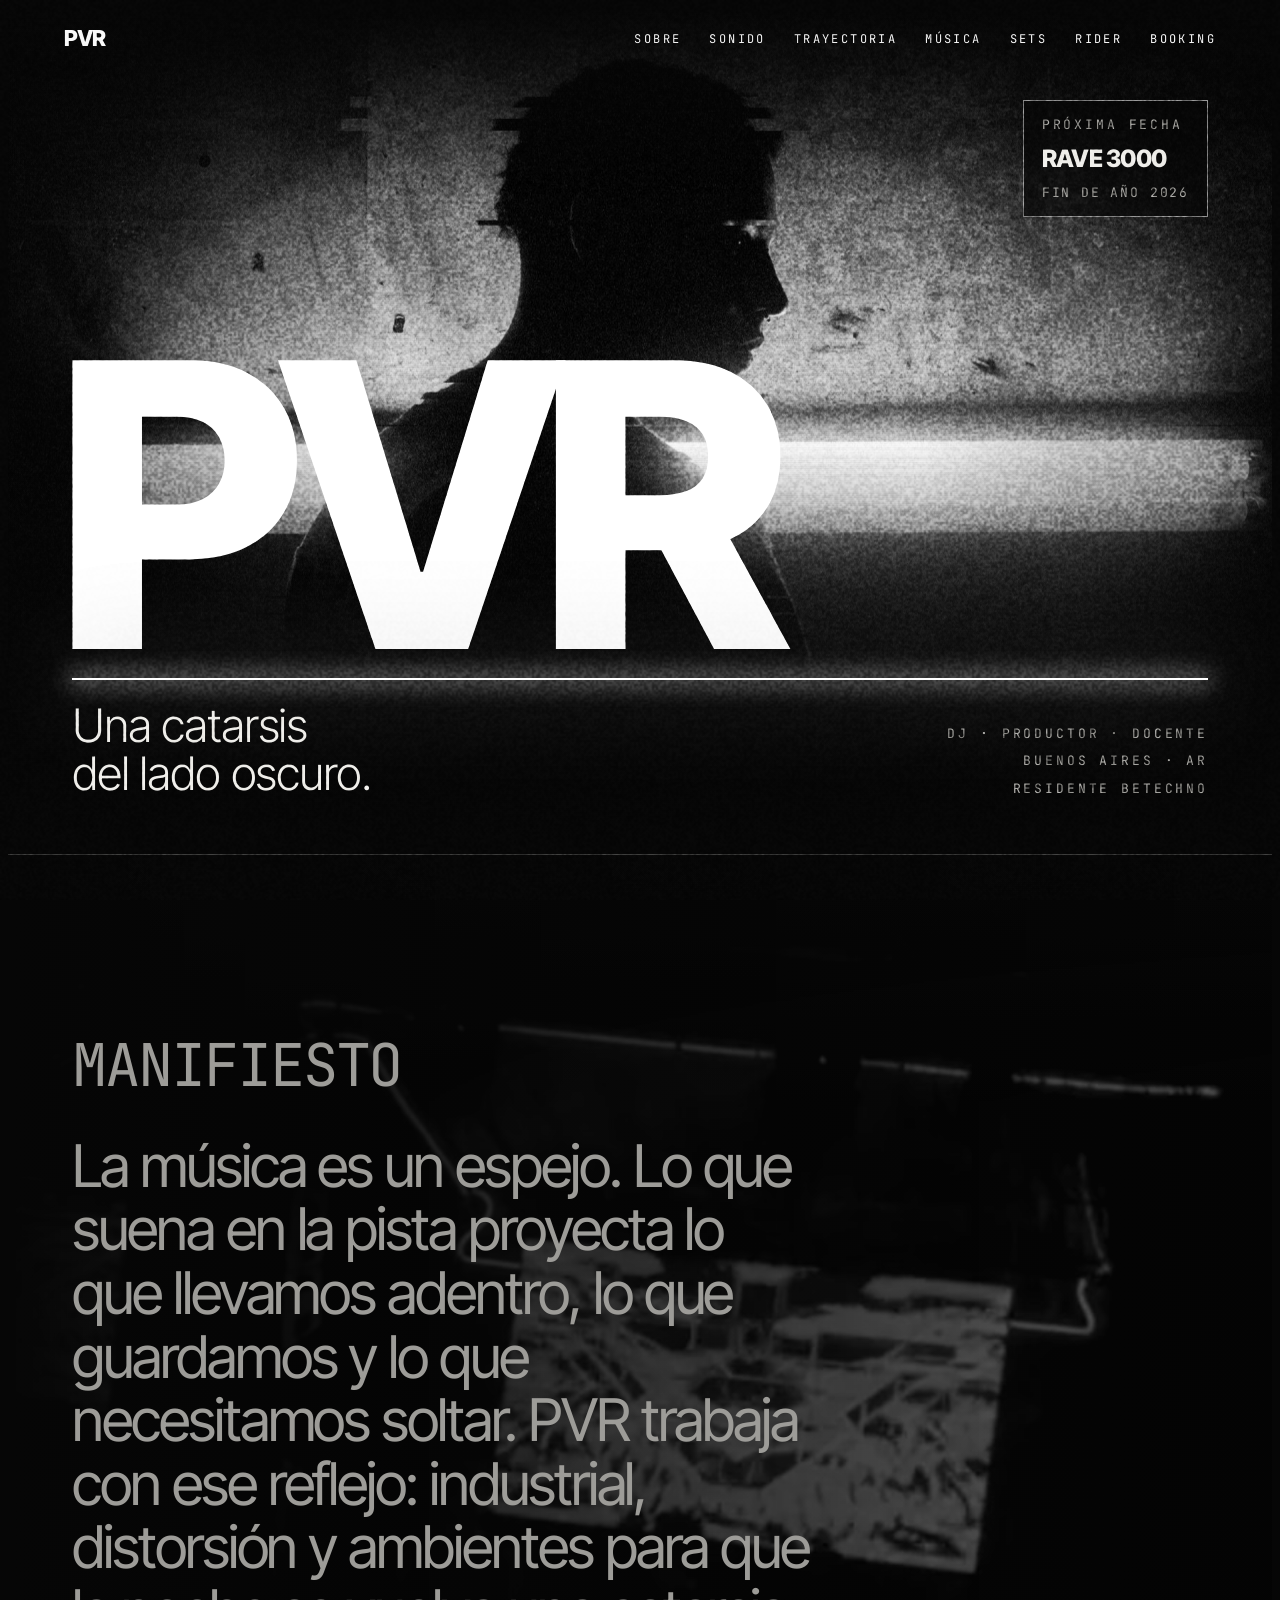
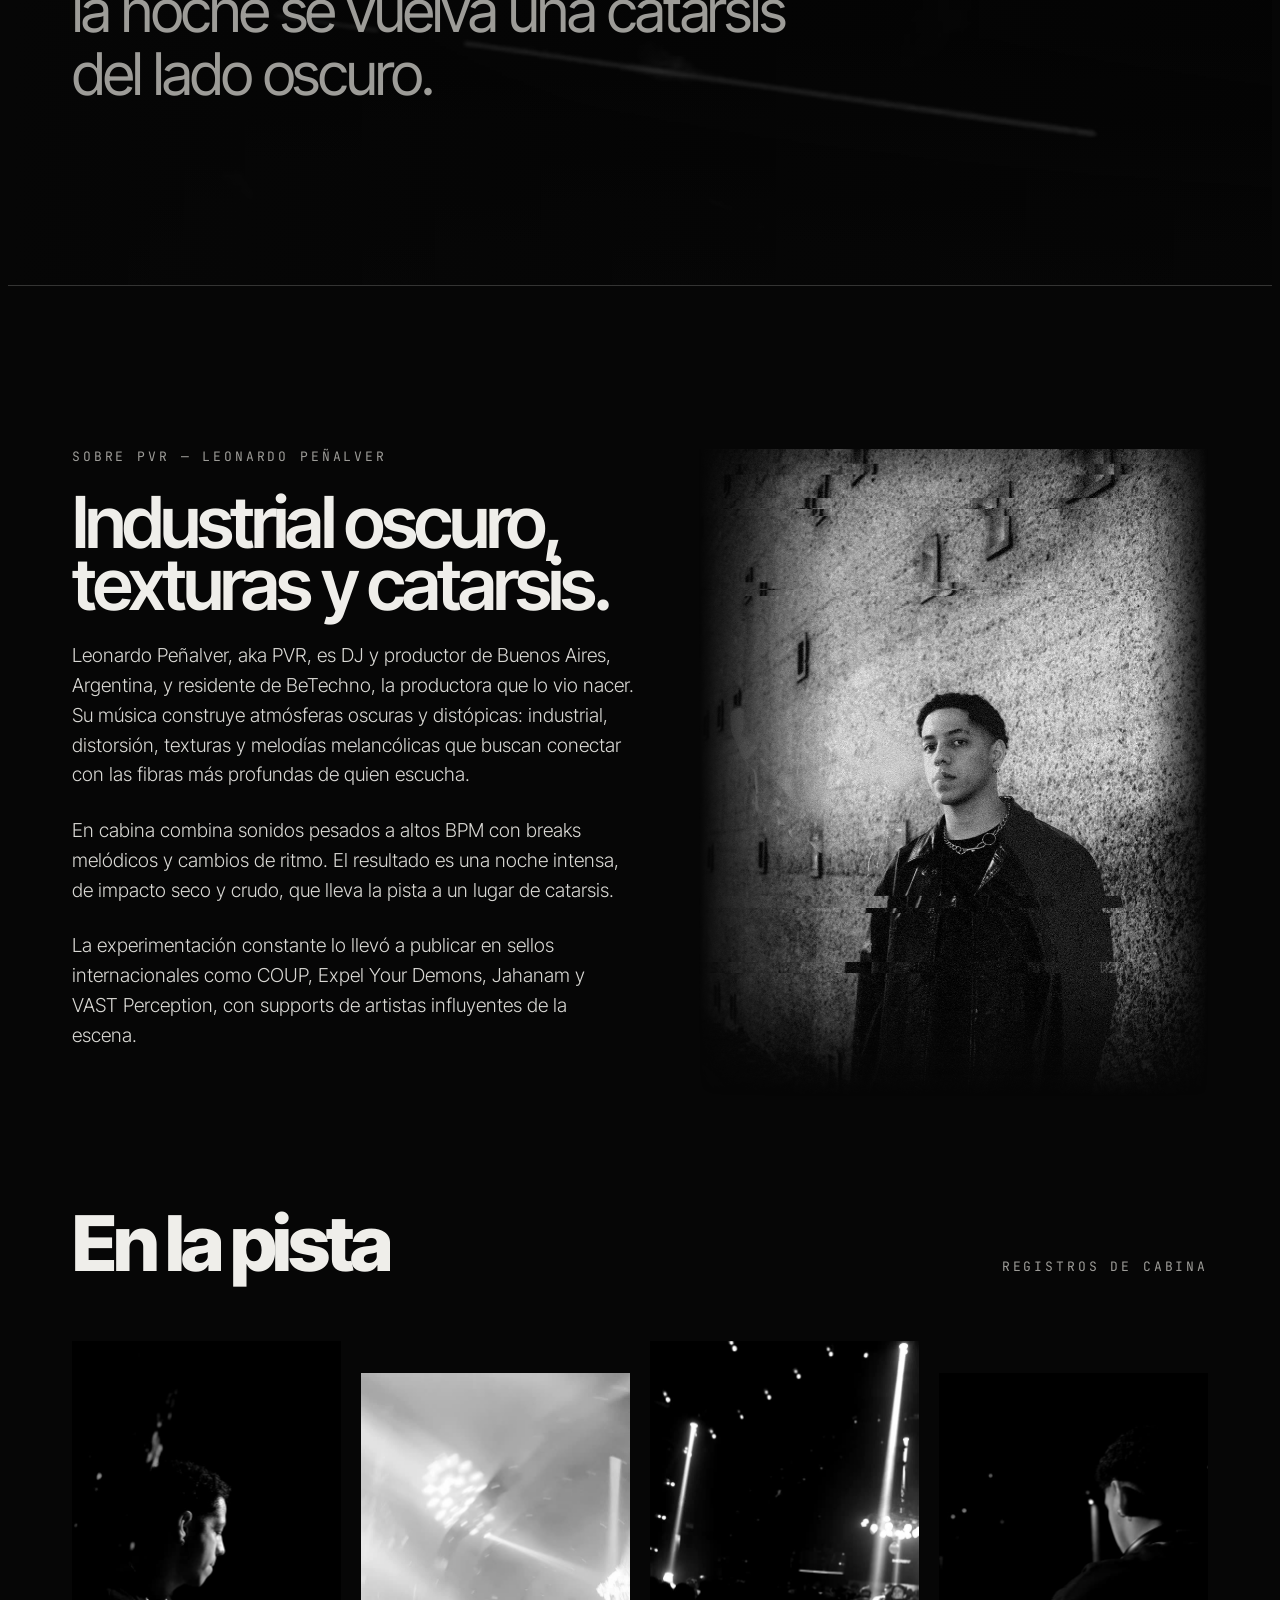
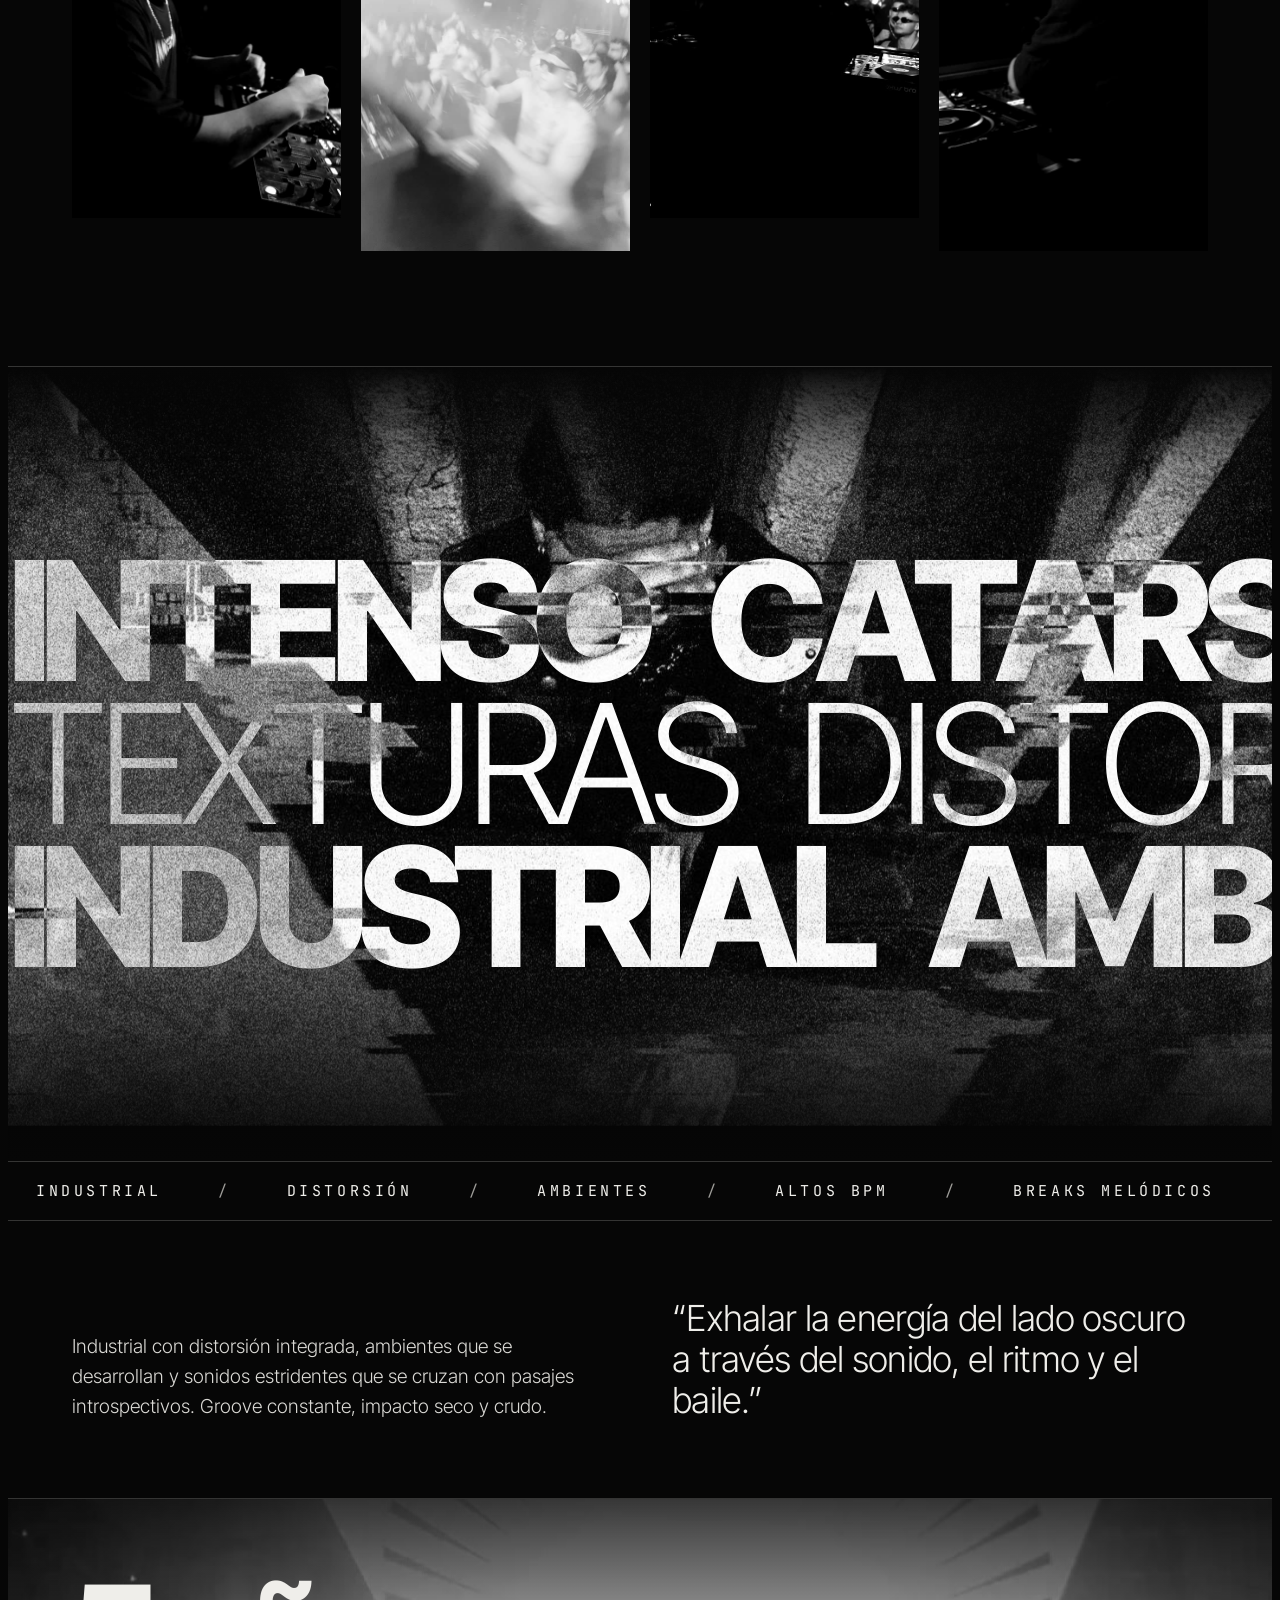
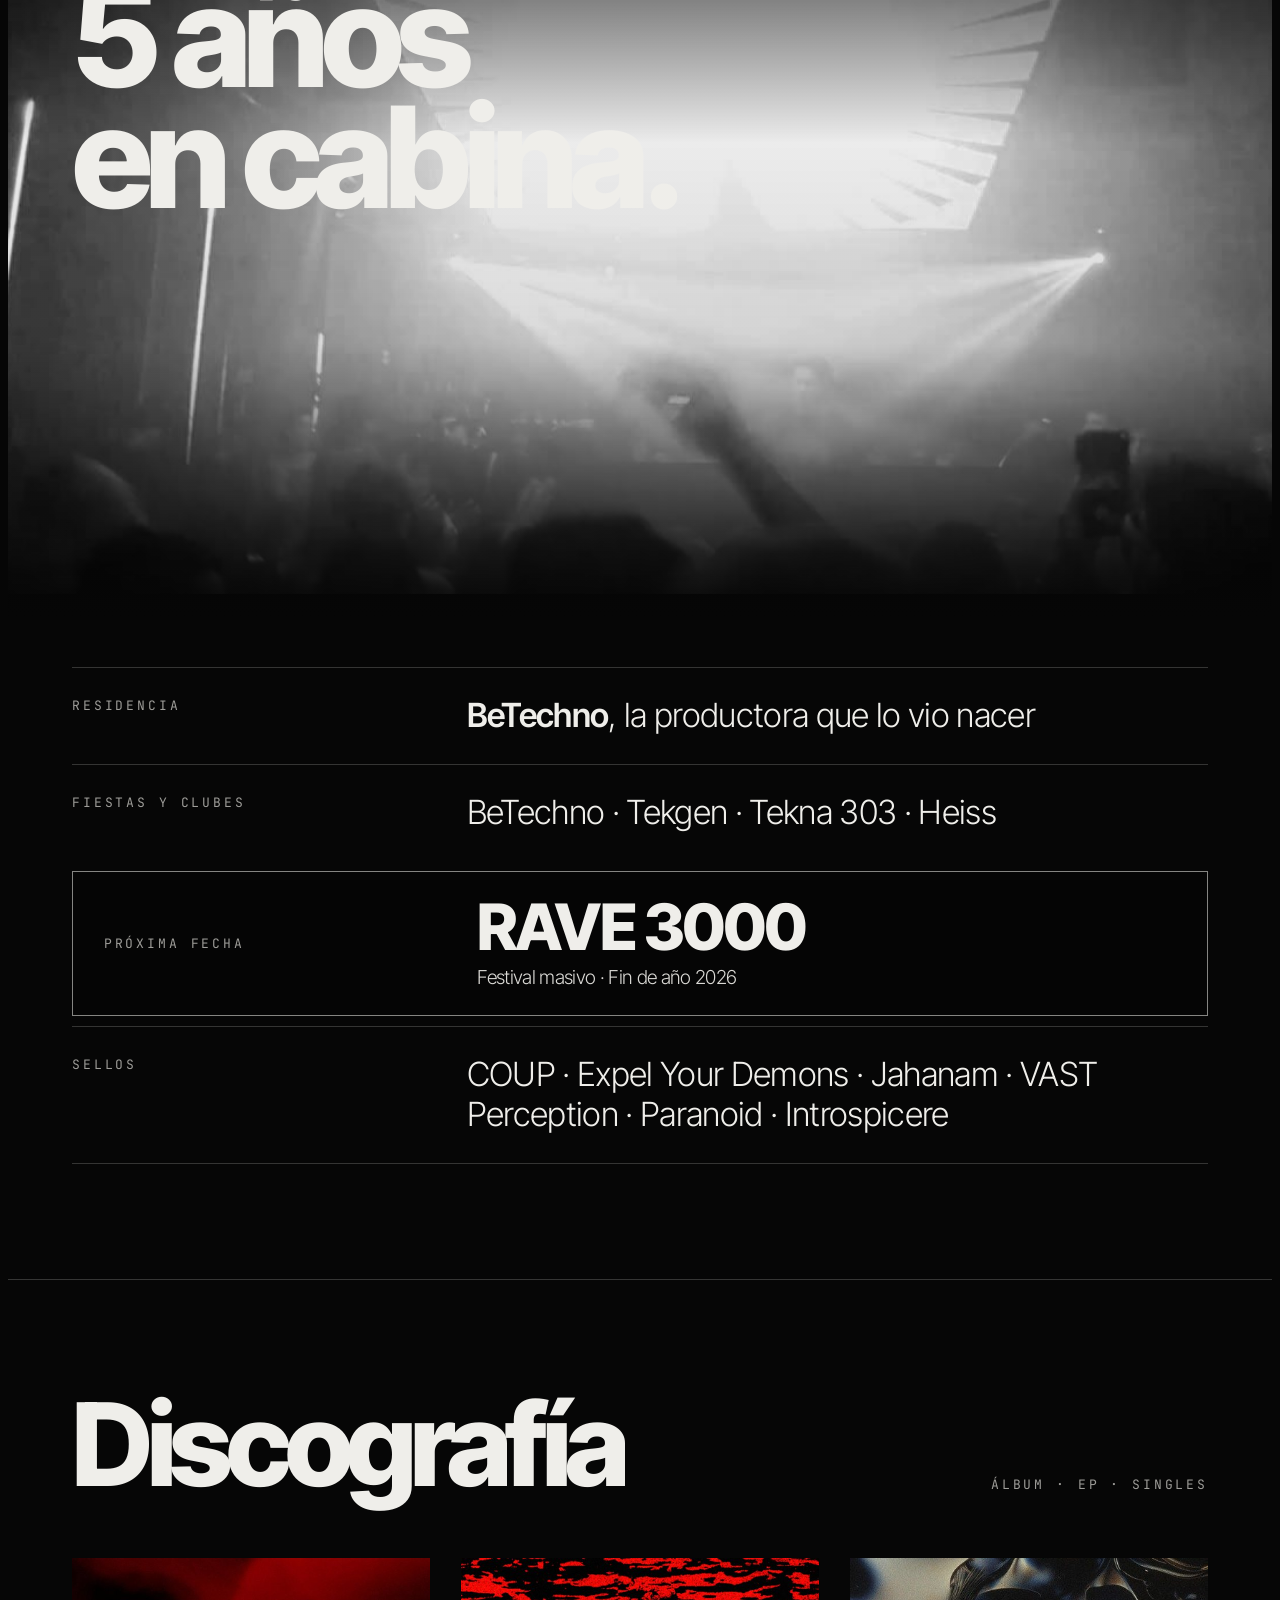
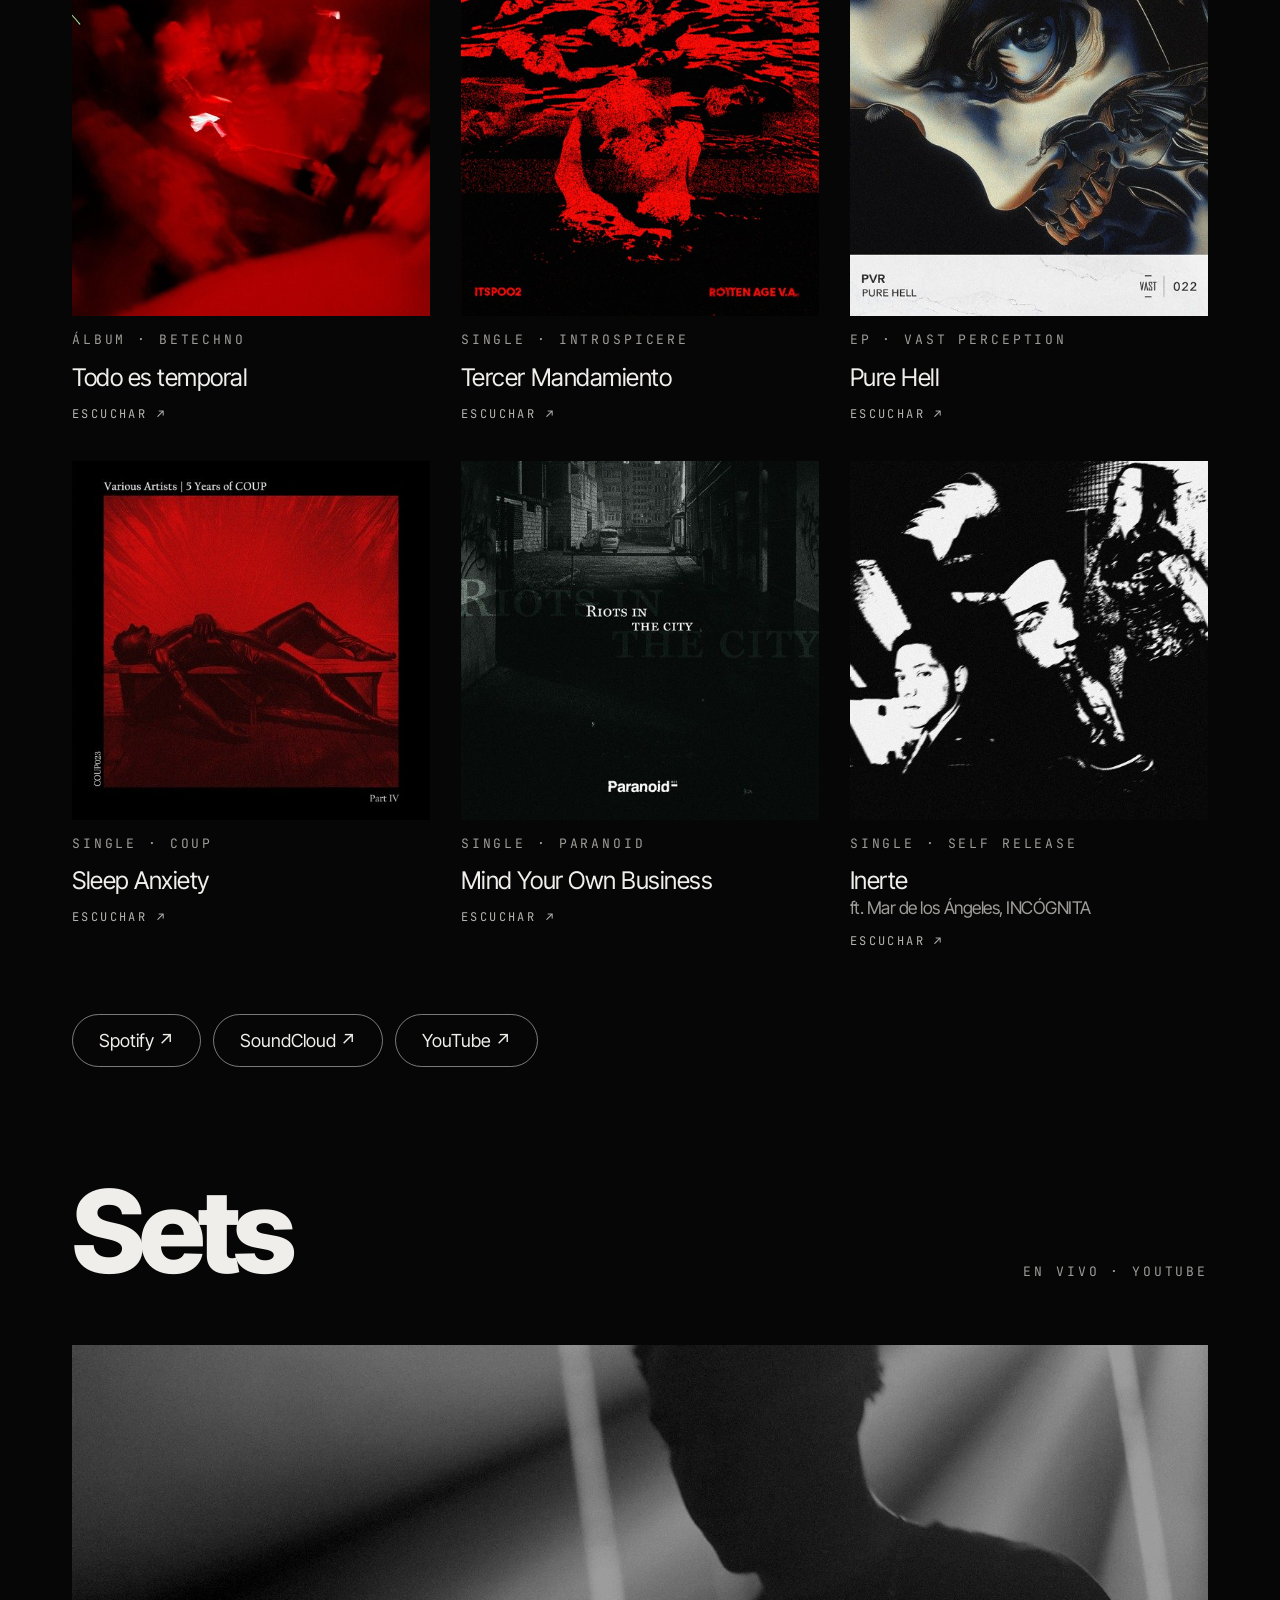
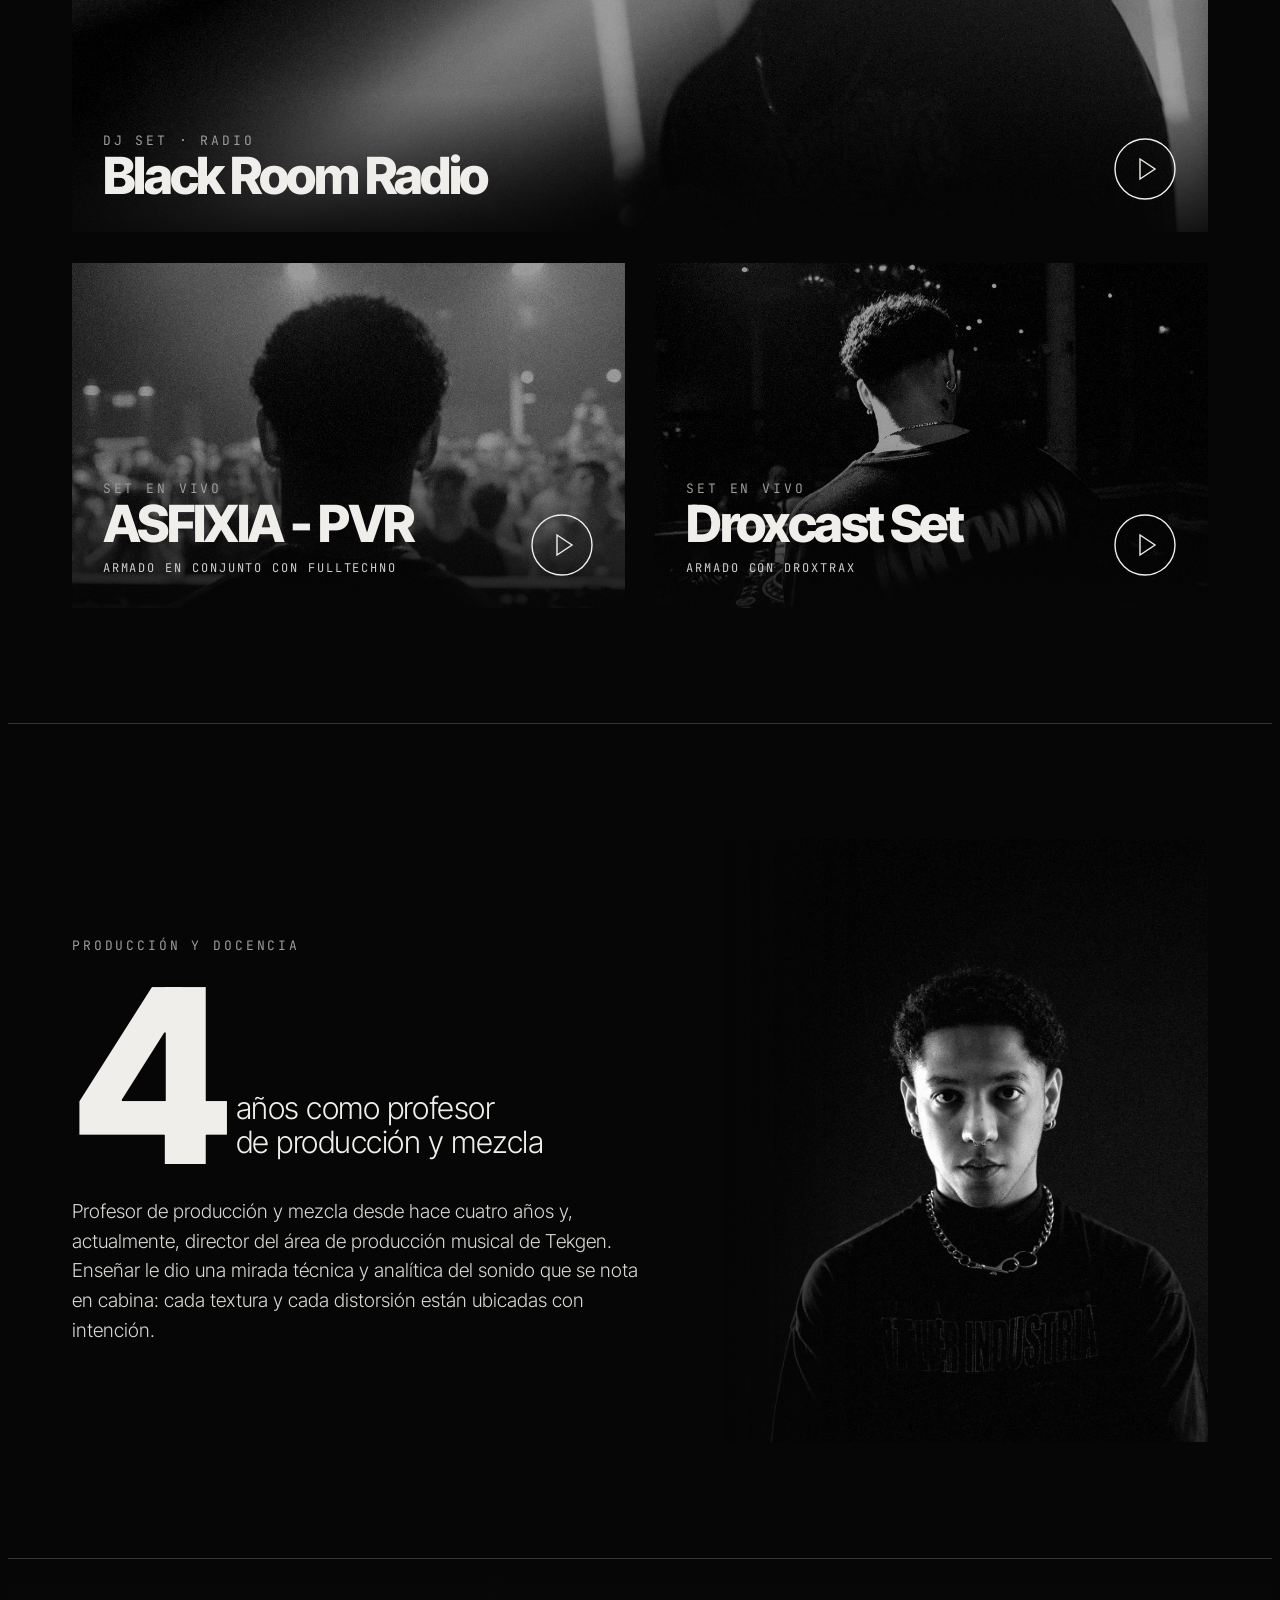
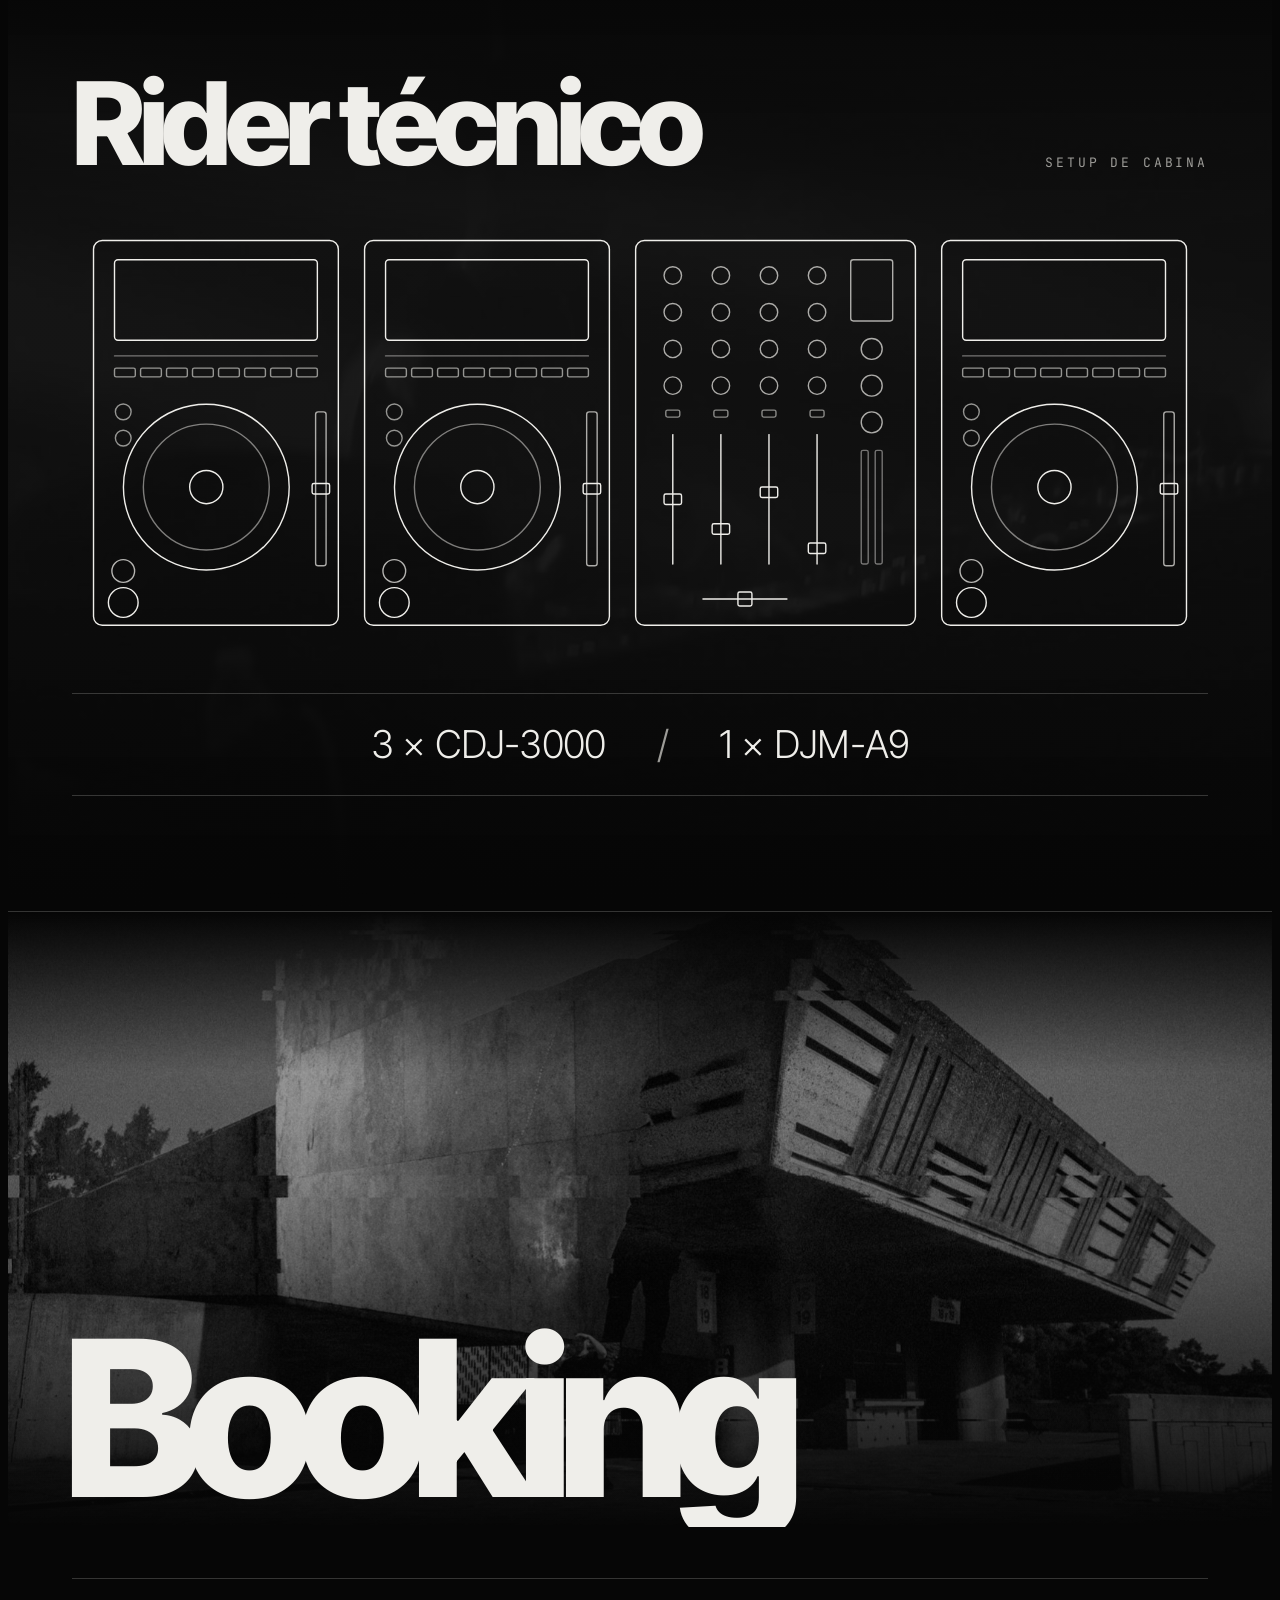
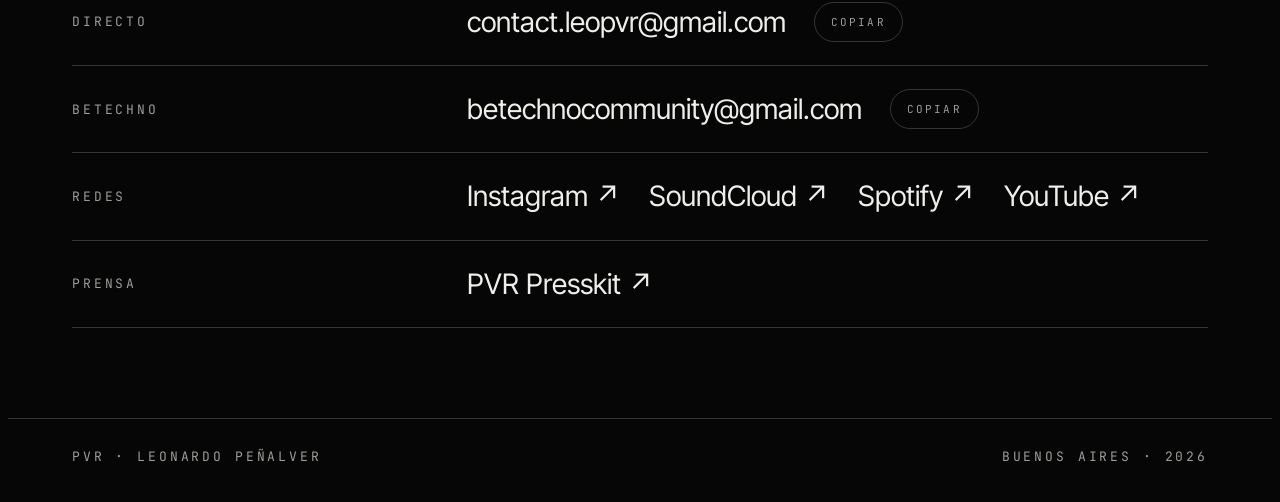
<file: v1.html>
<!doctype html>
<html lang="es">
<head>
<meta charset="utf-8">
<meta name="viewport" content="width=device-width, initial-scale=1, viewport-fit=cover">
<title>PVR</title>
<meta name="description" content="PVR — DJ y productor de Buenos Aires. Industrial oscuro, texturas y catarsis. Residente BeTechno.">
<meta property="og:title" content="PVR — DJ / Productor">
<meta property="og:description" content="Industrial oscuro, texturas y catarsis. Buenos Aires, Argentina.">
<meta property="og:image" content="https://pvrstudio.com/img/og.jpg">
<meta property="og:url" content="https://pvrstudio.com/">
<link rel="canonical" href="https://pvrstudio.com/">
<meta name="theme-color" content="#060606">
<link rel="icon" href="favicon.svg" type="image/svg+xml">
<link rel="icon" href="favicon.png" sizes="32x32" type="image/png">
<link rel="preconnect" href="https://fonts.googleapis.com">
<link rel="preconnect" href="https://fonts.gstatic.com" crossorigin>
<link rel="stylesheet" href="https://fonts.googleapis.com/css2?family=Inter+Tight:wght@300;400;600;800&family=JetBrains+Mono:wght@400;500&display=swap">
<style>
/* Concepto: una sola noche en blanco y negro. Secciones a sangre que se encienden con una línea de strobe, grano vivo encima de todo. */
:root{
  color-scheme: dark;
  --bg:#060606;
  --ink:#efeeea;
  --mute:#9d9c98;
  --line:rgba(239,238,234,.2);
  --glow:#ffffff;
  --scrim:rgba(6,6,6,.72);
  --display:'Inter Tight','Inter',system-ui,-apple-system,'Segoe UI',sans-serif;
  --mono:'JetBrains Mono',ui-monospace,SFMono-Regular,Menlo,Consolas,monospace;
  --gx:max(clamp(16px,5vw,72px), env(safe-area-inset-left,0px));
  --gxr:max(clamp(16px,5vw,72px), env(safe-area-inset-right,0px));
  --ease:cubic-bezier(.19,1,.22,1);
}
*{box-sizing:border-box}
html{scroll-behavior:smooth}
body{background:var(--bg);color:var(--ink);font-family:var(--display);font-size:18px;line-height:1.5;-webkit-font-smoothing:antialiased;overflow-x:hidden}
body::before{content:"";position:fixed;inset:0 0 auto;height:env(safe-area-inset-top,0px);z-index:60;background:var(--bg)}
a{color:inherit;text-decoration:none}
a:focus-visible,button:focus-visible{outline:1px solid var(--glow);outline-offset:4px}
img{display:block;max-width:100%}
h1,h2,h3{margin:0;font-weight:800;letter-spacing:-.055em;line-height:.86;text-wrap:balance}
p{margin:0}
.in{padding-left:var(--gx);padding-right:var(--gxr)}
.mono{font-family:var(--mono);font-size:13px;letter-spacing:.22em;text-transform:uppercase;color:var(--mute)}
.lead{font-size:clamp(18px,1.5vw,22px);font-weight:300;line-height:1.55;color:#d9d8d4;max-width:62ch}

/* grano vivo */
#grain{position:fixed;inset:0;width:100%;height:100%;pointer-events:none;z-index:70;mix-blend-mode:overlay;opacity:.38}

/* intro strobe */
#intro{position:fixed;inset:0;z-index:80;background:var(--bg);display:grid;place-items:center;pointer-events:none;animation:introOut .9s .85s var(--ease) forwards}
#intro i{display:block;width:100%;height:2px;background:var(--glow);transform:scaleX(0);box-shadow:0 0 30px 6px rgba(255,255,255,.6),0 0 140px 30px rgba(255,255,255,.2);animation:introLine .7s var(--ease) forwards}
@keyframes introLine{0%{transform:scaleX(0)}60%{transform:scaleX(1)}72%{opacity:1}76%{opacity:.2}80%{opacity:1}100%{transform:scaleX(1)}}
@keyframes introOut{to{opacity:0;visibility:hidden}}

/* header */
.top{position:fixed;top:0;left:0;right:0;z-index:50;padding-top:calc(env(safe-area-inset-top,0px) + 22px);padding-bottom:18px;display:flex;align-items:center;justify-content:space-between;gap:24px;mix-blend-mode:difference;color:#fff}
.top .brand{font-weight:800;font-size:22px;letter-spacing:-.04em}
.top nav{display:flex;gap:28px;flex-wrap:wrap;justify-content:flex-end}
.top nav a{font-family:var(--mono);font-size:12px;letter-spacing:.2em;text-transform:uppercase;position:relative;padding-block:6px}
.top nav a::after{content:"";position:absolute;left:0;right:0;bottom:0;height:1px;background:currentColor;transform:scaleX(0);transform-origin:left;transition:transform .5s var(--ease)}
.top nav a:hover::after{transform:scaleX(1)}
.menu-btn{display:none;background:none;border:1px solid currentColor;color:inherit;border-radius:75px;padding:10px 18px;font-family:var(--mono);font-size:12px;letter-spacing:.2em;text-transform:uppercase;cursor:pointer;min-height:44px}
#sheet{position:fixed;inset:0;z-index:55;background:var(--bg);padding-top:calc(env(safe-area-inset-top,0px) + 96px);display:flex;flex-direction:column;gap:6px}
#sheet[hidden]{display:none}
#sheet a{font-size:clamp(40px,12vw,64px);font-weight:800;letter-spacing:-.05em;line-height:1.05}
@media (max-width:860px){.top nav{display:none}.menu-btn{display:inline-flex}}

/* strobe entre secciones */
.strobe{position:relative;height:1px;background:var(--line);overflow:visible}
.strobe::after{content:"";position:absolute;inset:0;background:var(--glow);transform:scaleX(0);transform-origin:left;box-shadow:0 0 22px 3px rgba(255,255,255,.55),0 0 90px 14px rgba(255,255,255,.14);opacity:0}
.strobe.lit::after{animation:sweep 1.4s var(--ease) forwards}
@keyframes sweep{0%{transform:scaleX(0);opacity:1}55%{transform:scaleX(1);opacity:1}62%{opacity:.15}68%{opacity:1}100%{transform:scaleX(1);opacity:0}}

/* hero */
.hero{position:relative;height:min(94svh,980px);min-height:600px;overflow:hidden;display:flex;flex-direction:column;justify-content:flex-end}
.hero .ph{position:absolute;inset:-6% 0 -6% 0;will-change:transform}
.hero .ph img,.hero .ph video{position:absolute;inset:0;width:100%;height:100%;object-fit:cover;object-position:38% 45%}
.hero video.hv{object-position:50% 50%;opacity:0;transition:opacity 1.6s ease}
.hero video.hv.on{opacity:1}
.hero .flash{position:absolute;inset:0;background:var(--glow);opacity:0;mix-blend-mode:overlay;pointer-events:none;animation:flash 7.3s steps(1) infinite}
@keyframes flash{0%,87%{opacity:0}88%{opacity:.38}89%{opacity:0}90.5%{opacity:.26}91.5%,100%{opacity:0}}
.moments{padding-block:0 clamp(72px,9vw,140px)}
.moments h3{font-size:clamp(44px,6vw,96px)}
.mgrid{display:grid;grid-template-columns:repeat(4,minmax(0,1fr));gap:clamp(10px,1.6vw,24px);align-items:start}
.mgrid video{width:100%;max-width:100%;aspect-ratio:9/16;object-fit:cover;display:block;background:#111}
.mgrid video:nth-child(even){margin-top:12%}
@media (max-width:760px){.mgrid{grid-template-columns:repeat(2,minmax(0,1fr))}}
.hero .slice{animation:g1 6.3s steps(1) infinite}
.hero .slice.b{animation-name:g2;animation-duration:8.9s}
.hero .slice.c{animation-name:g3;animation-duration:11.7s}
@keyframes g1{0%,84%{clip-path:inset(41% 0 56% 0);transform:none}86%{transform:translateX(42px)}88%{clip-path:inset(58% 0 40% 0);transform:translateX(-26px)}90%,100%{clip-path:inset(41% 0 56% 0);transform:none}}
@keyframes g2{0%,90%{clip-path:inset(22% 0 75% 0);transform:none}92%{transform:translateX(-36px)}94%{clip-path:inset(70% 0 27% 0);transform:translateX(18px)}96%,100%{clip-path:inset(22% 0 75% 0);transform:none}}
@keyframes g3{0%,78%{clip-path:inset(50% 0 48% 0);transform:none}80%{transform:translateX(64px)}81%{transform:translateX(-12px)}82%,100%{transform:none}}
.hero .fade{position:absolute;inset:0;background:linear-gradient(180deg,var(--bg) 0%,rgba(6,6,6,0) 22%,rgba(6,6,6,0) 52%,rgba(6,6,6,.86) 80%,var(--bg) 100%),linear-gradient(90deg,rgba(6,6,6,.55),rgba(6,6,6,0) 30%,rgba(6,6,6,0) 72%,rgba(6,6,6,.45))}
.hero .next{position:absolute;right:var(--gxr);top:calc(env(safe-area-inset-top,0px) + 92px);z-index:2;display:flex;flex-direction:column;gap:6px;border:1px solid rgba(255,255,255,.5);padding:14px 18px;background:var(--scrim)}
.hero .next b{font-size:24px;font-weight:800;letter-spacing:-.03em}
.hero .body{position:relative;z-index:2;padding-bottom:clamp(28px,5vw,56px);display:flex;flex-direction:column;gap:22px}
.hero h1{font-size:clamp(132px,31vw,500px);letter-spacing:-.075em;line-height:.76;margin-left:-.04em;mix-blend-mode:difference;color:#fff}
.hero .line{height:2px;background:var(--glow);box-shadow:0 0 22px 4px rgba(255,255,255,.5),0 0 110px 18px rgba(255,255,255,.14)}
.hero .row{display:flex;justify-content:space-between;align-items:flex-end;gap:24px;flex-wrap:wrap}
.hero .tag{font-size:clamp(30px,3.6vw,54px);font-weight:300;letter-spacing:-.025em;line-height:1.04}
.hero .meta{display:flex;flex-direction:column;align-items:flex-end;gap:8px;text-align:right}
@media (max-width:600px){.hero .meta{align-items:flex-start;text-align:left}.hero .next{display:none}}

/* manifiesto */
.manifest{position:relative;overflow:hidden;padding-block:clamp(96px,14vw,200px)}
.manifest .mbg{position:absolute;inset:0;width:100%;height:100%;object-fit:cover;opacity:.45}
.manifest .mfade{position:absolute;inset:0;background:linear-gradient(90deg,var(--bg) 0%,rgba(6,6,6,.6) 45%,rgba(6,6,6,.25) 100%),linear-gradient(180deg,var(--bg) 0%,rgba(6,6,6,0) 24%,rgba(6,6,6,0) 76%,var(--bg) 100%)}
.manifest > p{position:relative;z-index:1}
.manifest .mono{margin-bottom:36px}
.manifest p{font-size:clamp(30px,4.6vw,68px);font-weight:400;letter-spacing:-.035em;line-height:1.08;max-width:22ch}
.manifest p .w{color:var(--mute);transition:color .5s ease,text-shadow .5s ease}
.manifest p .w.on{color:var(--ink);text-shadow:0 0 18px rgba(255,255,255,.18)}

/* sobre */
.about{display:grid;grid-template-columns:minmax(0,1.05fr) minmax(0,.95fr);gap:clamp(32px,5vw,80px);align-items:center;padding-block:clamp(72px,9vw,140px)}
.about .txt{display:flex;flex-direction:column;gap:26px;min-width:0}
.about h2{font-size:clamp(44px,5.6vw,88px);font-weight:600}
.about .img{position:relative;aspect-ratio:11/15;overflow:hidden;-webkit-mask-image:linear-gradient(90deg,transparent 0%,#000 26%,#000 88%,transparent 100%),linear-gradient(180deg,transparent,#000 12%,#000 82%,transparent);-webkit-mask-composite:source-in;mask-image:linear-gradient(90deg,transparent 0%,#000 26%,#000 88%,transparent 100%),linear-gradient(180deg,transparent,#000 12%,#000 82%,transparent);mask-composite:intersect}
.about .img img{width:100%;height:112%;object-fit:cover;will-change:transform}
@media (max-width:860px){.about{grid-template-columns:minmax(0,1fr)}.about .img{order:-1;max-height:78svh}}

/* sonido */
.sound{position:relative;overflow:hidden}
.sound .stage{position:relative;height:clamp(520px,62vw,880px);overflow:hidden}
.sound .stage img{position:absolute;inset:-8% 0;width:100%;height:116%;object-fit:cover;will-change:transform}
.sound .stage .fade{position:absolute;inset:0;background:linear-gradient(180deg,var(--bg) 0%,rgba(6,6,6,0) 20%,rgba(6,6,6,0) 70%,var(--bg) 100%)}
.sound .runs{position:absolute;inset:0;display:flex;flex-direction:column;justify-content:center;mix-blend-mode:difference;color:#fff}
.sound .run{display:flex;width:max-content;animation:run 30s linear infinite}
.sound .run:nth-child(2){animation-direction:reverse;animation-duration:38s}
.sound .run:nth-child(3){animation-duration:34s}
.sound .run span{font-size:clamp(76px,13vw,210px);font-weight:800;letter-spacing:-.065em;line-height:.86;padding-right:.35em;white-space:nowrap}
.sound .run:nth-child(2) span{font-weight:300}
@keyframes run{to{transform:translateX(-50%)}}
.marquee{overflow:hidden;border-block:1px solid var(--line);padding-block:18px}
.marquee .track{display:flex;width:max-content;animation:mq 38s linear infinite}
.marquee .track span{font-family:var(--mono);font-size:15px;letter-spacing:.24em;text-transform:uppercase;padding-inline:28px;color:var(--ink);white-space:nowrap}
.marquee .track span i{font-style:normal;color:var(--mute);padding-left:56px}
@keyframes mq{to{transform:translateX(-50%)}}
.sound .desc{display:grid;grid-template-columns:minmax(0,1fr) minmax(0,1fr);gap:clamp(24px,5vw,80px);padding-block:clamp(48px,6vw,96px);align-items:end}
.sound .quote{font-size:clamp(26px,2.8vw,40px);font-weight:300;letter-spacing:-.02em;line-height:1.15}
@media (max-width:860px){.sound .desc{grid-template-columns:minmax(0,1fr)}}

/* trayectoria */
.career .stage{position:relative;height:clamp(520px,56vw,820px);overflow:hidden}
.career .stage img,.career .stage video{position:absolute;inset:-8% 0;width:100%;height:116%;object-fit:cover;object-position:50% 30%;will-change:transform}
.career .stage .fade{position:absolute;inset:0;background:linear-gradient(180deg,rgba(6,6,6,.8) 0%,rgba(6,6,6,.08) 34%,rgba(6,6,6,.15) 62%,var(--bg) 100%)}
.career .stage .head{position:absolute;inset:0;display:flex;flex-direction:column;justify-content:space-between;padding-block:clamp(48px,6vw,96px) clamp(28px,4vw,56px)}
.career h2{font-size:clamp(72px,11vw,180px)}
.career .next{align-self:flex-end;display:flex;flex-direction:column;gap:10px;border:1px solid rgba(255,255,255,.55);padding:24px 28px;background:var(--scrim);max-width:420px}
.career .next b{font-size:clamp(36px,4vw,60px);font-weight:800;letter-spacing:-.04em;line-height:.9}
.rows{padding-block:clamp(24px,4vw,56px) clamp(72px,9vw,140px)}
.rows .r{display:grid;grid-template-columns:minmax(0,1fr) minmax(0,2fr);gap:24px;padding-block:28px;border-top:1px solid var(--line);position:relative}
.rows .r:last-child{border-bottom:1px solid var(--line)}
.rows .r::after{content:"";position:absolute;left:0;right:0;top:-1px;height:1px;background:var(--glow);transform:scaleX(0);transform-origin:left;transition:transform .7s var(--ease);box-shadow:0 0 14px 2px rgba(255,255,255,.45)}
.rows .r:hover::after{transform:scaleX(1)}
.rows .r .v{font-size:clamp(24px,2.6vw,38px);font-weight:300;letter-spacing:-.02em;line-height:1.2;min-width:0}
.rows .r .v b{font-weight:600}
.rows .r.rave{align-items:center;border:1px solid rgba(239,238,234,.55);background:var(--scrim);padding:26px clamp(18px,2.4vw,32px);margin-block:10px}
.rows .r.rave .v b{display:block;font-size:clamp(40px,5vw,72px);font-weight:800;letter-spacing:-.045em;line-height:.9}
.rows .r.rave .v small{display:block;margin-top:10px;font-size:clamp(17px,1.5vw,21px);color:#d9d8d4}
@media (max-width:640px){.rows .r{grid-template-columns:minmax(0,1fr);gap:10px}}

/* música */
.music{padding-block:clamp(72px,9vw,140px)}
.sec-head{display:flex;justify-content:space-between;align-items:flex-end;gap:24px;flex-wrap:wrap;margin-bottom:clamp(36px,5vw,72px)}
.sec-head h2{font-size:clamp(60px,9vw,150px)}
.grid{display:grid;grid-template-columns:repeat(3,minmax(0,1fr));gap:clamp(20px,3vw,44px) clamp(16px,2.4vw,36px)}
@media (max-width:860px){.grid{grid-template-columns:repeat(2,minmax(0,1fr))}}
.rel{display:flex;flex-direction:column;gap:14px;min-width:0}
.rel .cv{position:relative;aspect-ratio:1/1;overflow:hidden;background:#111}
.rel .cv img{width:100%;height:100%;object-fit:cover;transition:transform 1.1s var(--ease),filter .6s ease}
.rel .cv::after{content:"";position:absolute;left:0;right:0;top:-10%;height:2px;background:var(--glow);box-shadow:0 0 18px 3px rgba(255,255,255,.6);opacity:0}
.rel:hover .cv img{transform:scale(1.045);filter:contrast(1.12)}
.rel:hover .cv::after{animation:scan .9s var(--ease) forwards}
@keyframes scan{0%{top:-2%;opacity:1}100%{top:102%;opacity:.2}}
.rel .t{font-size:clamp(20px,1.9vw,28px);letter-spacing:-.02em;line-height:1.12}
.rel .t small{display:block;font-size:.72em;color:var(--mute);margin-top:4px}
.rel .go{font-family:var(--mono);font-size:12px;letter-spacing:.2em;text-transform:uppercase;color:var(--ink);opacity:.75}
.pills{display:flex;flex-wrap:wrap;gap:12px;margin-top:clamp(40px,5vw,72px)}
.pill{display:inline-flex;align-items:center;gap:10px;min-height:48px;border:1px solid rgba(239,238,234,.5);border-radius:75px;padding:12px 26px;font-size:18px;transition:background .5s var(--ease),color .5s var(--ease)}
.pill:hover{background:var(--ink);color:var(--bg)}

/* sets */
.sets{padding-block:0 clamp(72px,9vw,140px)}
.sets .cards{display:grid;grid-template-columns:repeat(2,minmax(0,1fr));gap:clamp(16px,2.4vw,36px)}
@media (max-width:760px){.sets .cards{grid-template-columns:minmax(0,1fr)}}
.set{position:relative;display:block;aspect-ratio:16/10;overflow:hidden;background:#111}
.set.feat{grid-column:1 / -1;aspect-ratio:21/9}
.set.feat img{object-position:50% 30%}
@media (max-width:760px){.set.feat{aspect-ratio:16/10}}
.set img{width:100%;height:100%;object-fit:cover;filter:brightness(.62);transition:transform 1.2s var(--ease),filter .7s ease}
.set:hover img{transform:scale(1.04);filter:brightness(.85)}
.set .cap{position:absolute;inset:auto 0 0 0;padding:clamp(18px,2.4vw,32px);display:flex;justify-content:space-between;align-items:flex-end;gap:16px;background:linear-gradient(0deg,rgba(6,6,6,.85),rgba(6,6,6,0))}
.set .cap b{font-size:clamp(34px,4vw,60px);font-weight:800;letter-spacing:-.05em;line-height:.9}
.set .play{width:64px;height:64px;flex:none}
.set .cap small{display:block;margin-top:10px;font-family:var(--mono);font-size:12px;letter-spacing:.16em;text-transform:uppercase;color:#cfcfcf}

/* docencia */
.teach{display:grid;grid-template-columns:minmax(0,1.1fr) minmax(0,.9fr);gap:clamp(32px,5vw,80px);align-items:center;padding-block:clamp(72px,9vw,140px)}
.teach .num{display:flex;align-items:flex-end;gap:22px;flex-wrap:wrap}
.teach .num b{font-size:clamp(150px,19vw,300px);font-weight:800;letter-spacing:-.08em;line-height:.76}
.teach .num span{font-size:clamp(24px,2.4vw,36px);font-weight:300;line-height:1.1;letter-spacing:-.015em;padding-bottom:10px}
.teach .txt{display:flex;flex-direction:column;gap:28px;min-width:0}
.teach .img{aspect-ratio:4/5;overflow:hidden;-webkit-mask-image:linear-gradient(90deg,transparent,#000 30%);mask-image:linear-gradient(90deg,transparent,#000 30%)}
.teach .img img{width:100%;height:100%;object-fit:cover;object-position:50% 35%}
@media (max-width:860px){.teach{grid-template-columns:minmax(0,1fr)}.teach .img{max-height:70svh;-webkit-mask-image:linear-gradient(180deg,#000 70%,transparent);mask-image:linear-gradient(180deg,#000 70%,transparent)}}

/* rider */
.rider{position:relative;padding-block:clamp(72px,9vw,140px);overflow:hidden}
.rider .bg{position:absolute;inset:0;width:100%;height:100%;object-fit:cover;opacity:.12}
.rider .bgfade{position:absolute;inset:0;background:linear-gradient(180deg,var(--bg),rgba(6,6,6,.3) 30%,rgba(6,6,6,.3) 70%,var(--bg))}
.rider .wrap{position:relative;display:flex;flex-direction:column;gap:clamp(36px,5vw,64px)}
.rig{width:100%;max-width:1100px;height:auto;margin-inline:auto;overflow:visible}
.rig .s{stroke:var(--ink)}
.rig.draw .s{stroke-dasharray:1;animation:draw 2.4s var(--ease) both}
.rig.draw g:nth-of-type(2) .s{animation-delay:.15s}
.rig.draw g:nth-of-type(3) .s{animation-delay:.3s}
.rig.draw g:nth-of-type(4) .s{animation-delay:.45s}
@keyframes draw{from{stroke-dashoffset:1}to{stroke-dashoffset:0}}
.specs{display:flex;justify-content:center;flex-wrap:wrap;gap:clamp(18px,4vw,56px);border-block:1px solid var(--line);padding-block:22px;font-size:clamp(24px,3vw,42px);font-weight:300;letter-spacing:-.02em}
.specs i{font-style:normal;color:var(--mute)}

/* booking */
.book{position:relative;overflow:hidden}
.book .stage{position:relative;height:clamp(460px,48vw,700px);overflow:hidden}
.book .stage img{position:absolute;inset:-8% 0;width:100%;height:116%;object-fit:cover;opacity:.8;will-change:transform}
.book .stage .fade{position:absolute;inset:0;background:linear-gradient(180deg,var(--bg) 0%,rgba(6,6,6,.2) 26%,rgba(6,6,6,.35) 56%,var(--bg) 100%)}
.book .stage h2{position:absolute;left:var(--gx);bottom:0;font-size:clamp(84px,17vw,280px);letter-spacing:-.075em;line-height:1;margin-left:-.04em}
.contacts{padding-block:clamp(32px,4vw,56px) clamp(56px,7vw,100px)}
.contacts .r{display:grid;grid-template-columns:minmax(0,1fr) minmax(0,2fr);gap:24px;align-items:center;padding-block:22px;border-top:1px solid var(--line)}
.contacts .r:last-child{border-bottom:1px solid var(--line)}
.contacts .v{display:flex;flex-wrap:wrap;align-items:center;gap:14px 28px;font-size:clamp(20px,2.2vw,30px);min-width:0;overflow-wrap:anywhere}
.copy{background:none;border:1px solid var(--line);color:var(--mute);border-radius:75px;padding:8px 16px;min-height:40px;font-family:var(--mono);font-size:11px;letter-spacing:.2em;text-transform:uppercase;cursor:pointer;transition:color .3s,border-color .3s}
.copy:hover{color:var(--ink);border-color:var(--ink)}
@media (max-width:640px){.contacts .r{grid-template-columns:minmax(0,1fr);gap:10px}}
footer{display:flex;justify-content:space-between;gap:16px;flex-wrap:wrap;padding-block:28px calc(28px + env(safe-area-inset-bottom,0px));border-top:1px solid var(--line)}

@media (prefers-reduced-motion:reduce){
  #intro{display:none}
  .hero .slice,.marquee .track,.hero .flash,.sound .run{animation:none}
  .hero .slice{display:none}
  .strobe.lit::after,.rig.draw .s,.rel:hover .cv::after{animation:none}
  html{scroll-behavior:auto}
}
</style>
</head>
<body>

<div id="intro" aria-hidden="true"><i></i></div>
<canvas id="grain" aria-hidden="true"></canvas>

<header class="top in">
  <a class="brand" href="#inicio" aria-label="PVR, inicio">PVR</a>
  <nav aria-label="Secciones">
    <a href="#sobre">Sobre</a><a href="#sonido">Sonido</a><a href="#trayectoria">Trayectoria</a><a href="#musica">Música</a><a href="#sets">Sets</a><a href="#rider">Rider</a><a href="#booking">Booking</a>
  </nav>
  <button class="menu-btn" id="menuBtn" aria-expanded="false" aria-controls="sheet">Menú</button>
</header>
<nav id="sheet" class="in" aria-label="Menú" hidden>
  <a href="#sobre">Sobre</a><a href="#sonido">Sonido</a><a href="#trayectoria">Trayectoria</a><a href="#musica">Música</a><a href="#sets">Sets</a><a href="#rider">Rider</a><a href="#booking">Booking</a>
</nav>

<main>
<section class="hero" id="inicio">
  <div class="ph" data-speed=".18">
    <img src="img/hero.jpg" alt="PVR de perfil frente a un tubo fluorescente" fetchpriority="high">
    <img class="slice" src="img/hero.jpg" alt="" aria-hidden="true">
    <img class="slice b" src="img/hero.jpg" alt="" aria-hidden="true">
    <img class="slice c" src="img/hero.jpg" alt="" aria-hidden="true">
    <video class="hv" id="heroVideo" muted loop playsinline preload="none" data-land="video/hero.mp4" data-port="video/hero-v.mp4" aria-hidden="true"></video>
  </div>
  <div class="fade"></div>
  <div class="flash" aria-hidden="true"></div>
  <a class="next" href="#trayectoria"><span class="mono">Próxima fecha</span><b>RAVE 3000</b><span class="mono" style="letter-spacing:.14em">Fin de año 2026</span></a>
  <div class="body in">
    <h1>PVR</h1>
    <div class="line" aria-hidden="true"></div>
    <div class="row">
      <p class="tag">Una catarsis<br>del lado oscuro.</p>
      <div class="meta mono"><span>DJ · Productor · Docente</span><span>Buenos Aires · AR</span><span>Residente BeTechno</span></div>
    </div>
  </div>
</section>

<div class="strobe" aria-hidden="true"></div>
<section class="manifest in" aria-label="Manifiesto">
  <video class="mbg lazyv" muted loop playsinline preload="none" poster="video/manifiesto.jpg" data-src="video/manifiesto.mp4" data-port="video/manifiesto-v.mp4" aria-hidden="true"></video>
  <div class="mfade" aria-hidden="true"></div>
  <p class="mono">Manifiesto</p>
  <p id="manifesto">La música es un espejo. Lo que suena en la pista proyecta lo que llevamos adentro, lo que guardamos y lo que necesitamos soltar. PVR trabaja con ese reflejo: industrial, distorsión y ambientes para que la noche se vuelva una catarsis del lado oscuro.</p>
</section>

<div class="strobe" aria-hidden="true"></div>
<section class="about in" id="sobre">
  <div class="txt">
    <p class="mono">Sobre PVR — Leonardo Peñalver</p>
    <h2>Industrial oscuro, texturas y catarsis.</h2>
    <p class="lead">Leonardo Peñalver, aka PVR, es DJ y productor de Buenos Aires, Argentina, y residente de BeTechno, la productora que lo vio nacer. Su música construye atmósferas oscuras y distópicas: industrial, distorsión, texturas y melodías melancólicas que buscan conectar con las fibras más profundas de quien escucha.</p>
    <p class="lead">En cabina combina sonidos pesados a altos BPM con breaks melódicos y cambios de ritmo. El resultado es una noche intensa, de impacto seco y crudo, que lleva la pista a un lugar de catarsis.</p>
    <p class="lead">La experimentación constante lo llevó a publicar en sellos internacionales como COUP, Expel Your Demons, Jahanam y VAST Perception, con supports de artistas influyentes de la escena.</p>
  </div>
  <div class="img"><img src="img/sobre.jpg" alt="PVR contra una pared de concreto, en doble exposición" loading="lazy" data-speed="-.06"></div>
</section>

<section class="moments in" id="en-la-pista" aria-label="En la pista">
  <div class="sec-head"><h3>En la pista</h3><span class="mono">Registros de cabina</span></div>
  <div class="mgrid">
    <video class="lazyv" muted loop playsinline preload="none" poster="video/momento-1.jpg" data-src="video/momento-1.mp4" aria-label="PVR mezclando de perfil"></video>
    <video class="lazyv" muted loop playsinline preload="none" poster="video/momento-2.jpg" data-src="video/momento-2.mp4" aria-label="La pista llena bajo las luces"></video>
    <video class="lazyv" muted loop playsinline preload="none" poster="video/momento-3.jpg" data-src="video/momento-3.mp4" aria-label="Haces de luz sobre el público"></video>
    <video class="lazyv" muted loop playsinline preload="none" poster="video/momento-4.jpg" data-src="video/momento-4.mp4" aria-label="PVR en los CDJ"></video>
  </div>
</section>

<div class="strobe" aria-hidden="true"></div>
<section class="sound" id="sonido">
  <div class="stage">
    <img src="img/sonido.jpg" alt="Collage en blanco y negro: PVR bajo estructuras de concreto" loading="lazy" data-speed=".1">
    <div class="fade"></div>
    <div class="runs" aria-label="Intenso, texturas, catarsis">
      <div class="run" aria-hidden="true"><span>INTENSO</span><span>CATARSIS</span><span>INTENSO</span><span>CATARSIS</span><span>INTENSO</span><span>CATARSIS</span><span>INTENSO</span><span>CATARSIS</span></div>
      <div class="run" aria-hidden="true"><span>TEXTURAS</span><span>DISTORSIÓN</span><span>TEXTURAS</span><span>DISTORSIÓN</span><span>TEXTURAS</span><span>DISTORSIÓN</span><span>TEXTURAS</span><span>DISTORSIÓN</span></div>
      <div class="run" aria-hidden="true"><span>INDUSTRIAL</span><span>AMBIENTES</span><span>INDUSTRIAL</span><span>AMBIENTES</span><span>INDUSTRIAL</span><span>AMBIENTES</span><span>INDUSTRIAL</span><span>AMBIENTES</span></div>
    </div>
  </div>
  <div class="marquee" aria-hidden="true">
    <div class="track">
      <span>Industrial<i>/</i></span><span>Distorsión<i>/</i></span><span>Ambientes<i>/</i></span><span>Altos BPM<i>/</i></span><span>Breaks melódicos<i>/</i></span><span>Groove<i>/</i></span><span>Introspección<i>/</i></span>
      <span>Industrial<i>/</i></span><span>Distorsión<i>/</i></span><span>Ambientes<i>/</i></span><span>Altos BPM<i>/</i></span><span>Breaks melódicos<i>/</i></span><span>Groove<i>/</i></span><span>Introspección<i>/</i></span>
    </div>
  </div>
  <div class="desc in">
    <p class="lead">Industrial con distorsión integrada, ambientes que se desarrollan y sonidos estridentes que se cruzan con pasajes introspectivos. Groove constante, impacto seco y crudo.</p>
    <p class="quote">“Exhalar la energía del lado oscuro a través del sonido, el ritmo y el baile.”</p>
  </div>
</section>

<div class="strobe" aria-hidden="true"></div>
<section class="career" id="trayectoria">
  <div class="stage">
    <video class="lazyv" muted loop playsinline preload="none" poster="video/escenario.jpg" data-src="video/escenario.mp4" data-speed=".1" aria-label="PVR tocando con su nombre en la pantalla frente a la pista"></video>
    <div class="fade"></div>
    <div class="head in">
      <h2>5 años<br>en cabina.</h2>
    </div>
  </div>
  <div class="rows in">
    <div class="r"><span class="mono">Residencia</span><span class="v"><b>BeTechno</b>, la productora que lo vio nacer</span></div>
    <div class="r"><span class="mono">Fiestas y clubes</span><span class="v">BeTechno · Tekgen · Tekna 303 · Heiss</span></div>
    <div class="r rave"><span class="mono">Próxima fecha</span><span class="v"><b>RAVE 3000</b><small>Festival masivo · Fin de año 2026</small></span></div>
    <div class="r"><span class="mono">Sellos</span><span class="v">COUP · Expel Your Demons · Jahanam · VAST Perception · Paranoid · Introspicere</span></div>
  </div>
</section>

<div class="strobe" aria-hidden="true"></div>
<section class="music in" id="musica">
  <div class="sec-head"><h2>Discografía</h2><span class="mono">Álbum · EP · Singles</span></div>
  <div class="grid">
    <a class="rel" href="https://soundcloud.com/pvr_trax/sets/pvr-todo-es-temporal-album" target="_blank" rel="noopener">
      <div class="cv"><img src="img/cover-todo-es-temporal.jpg" alt="Tapa de Todo es temporal" loading="lazy"></div>
      <span class="mono">Álbum · BeTechno</span><span class="t">Todo es temporal</span><span class="go">Escuchar ↗</span>
    </a>
    <a class="rel" href="https://soundcloud.com/pvr_trax/sets/pvr-tercer-mandamiento" target="_blank" rel="noopener">
      <div class="cv"><img src="img/cover-tercer-mandamiento.jpg" alt="Tapa de Tercer Mandamiento" loading="lazy"></div>
      <span class="mono">Single · Introspicere</span><span class="t">Tercer Mandamiento</span><span class="go">Escuchar ↗</span>
    </a>
    <a class="rel" href="https://soundcloud.com/vastperception/sets/pure-hell" target="_blank" rel="noopener">
      <div class="cv"><img src="img/cover-pure-hell.jpg" alt="Tapa de Pure Hell" loading="lazy"></div>
      <span class="mono">EP · VAST Perception</span><span class="t">Pure Hell</span><span class="go">Escuchar ↗</span>
    </a>
    <a class="rel" href="https://soundcloud.com/technos-children/premiere-pvr-sleep-anxiety-coup023" target="_blank" rel="noopener">
      <div class="cv"><img src="img/cover-sleep-anxiety.jpg" alt="Tapa de Sleep Anxiety" loading="lazy"></div>
      <span class="mono">Single · COUP</span><span class="t">Sleep Anxiety</span><span class="go">Escuchar ↗</span>
    </a>
    <a class="rel" href="https://soundcloud.com/paranoid-techno/pvr-mind-your-own-business-1" target="_blank" rel="noopener">
      <div class="cv"><img src="img/cover-mind-your-own-business.jpg" alt="Tapa de Mind Your Own Business" loading="lazy"></div>
      <span class="mono">Single · Paranoid</span><span class="t">Mind Your Own Business</span><span class="go">Escuchar ↗</span>
    </a>
    <a class="rel" href="https://soundcloud.com/pvr_trax/mar-pvr-incognita" target="_blank" rel="noopener">
      <div class="cv"><img src="img/cover-inerte.jpg" alt="Tapa de Inerte" loading="lazy"></div>
      <span class="mono">Single · Self release</span><span class="t">Inerte<small>ft. Mar de los Ángeles, INCÓGNITA</small></span><span class="go">Escuchar ↗</span>
    </a>
  </div>
  <div class="pills">
    <a class="pill" href="https://open.spotify.com/artist/4VE9PU7va4gBisff4hAZGF" target="_blank" rel="noopener">Spotify ↗</a>
    <a class="pill" href="https://soundcloud.com/pvr_trax" target="_blank" rel="noopener">SoundCloud ↗</a>
    <a class="pill" href="https://www.youtube.com/@pvr_tracks" target="_blank" rel="noopener">YouTube ↗</a>
  </div>
</section>

<section class="sets in" id="sets" aria-label="Sets en video">
  <div class="sec-head"><h2>Sets</h2><span class="mono">En vivo · YouTube</span></div>
  <div class="cards">
    <a class="set feat" href="https://youtu.be/zJYam65M9F0" target="_blank" rel="noopener">
      <img src="img/set-03.jpg" alt="PVR en cabina con la cara iluminada entre los haces" loading="lazy">
      <div class="cap"><div><span class="mono">DJ set · Radio</span><br><b>Black Room Radio</b></div>
        <svg class="play" viewBox="0 0 64 64" fill="none" stroke="currentColor" stroke-width="1.4" aria-hidden="true"><circle cx="32" cy="32" r="30"></circle><path d="M27 22l15 10-15 10z"></path></svg></div>
    </a>
    <a class="set" href="https://www.youtube.com/watch?v=9dhB1MIS1ok&amp;t=160s" target="_blank" rel="noopener">
      <img src="img/set-01.jpg" alt="PVR en cabina frente al público" loading="lazy">
      <div class="cap"><div><span class="mono">Set en vivo</span><br><b>ASFIXIA - PVR</b><small>Armado en conjunto con Fulltechno</small></div>
        <svg class="play" viewBox="0 0 64 64" fill="none" stroke="currentColor" stroke-width="1.4" aria-hidden="true"><circle cx="32" cy="32" r="30"></circle><path d="M27 22l15 10-15 10z"></path></svg></div>
    </a>
    <a class="set" href="https://www.youtube.com/watch?v=sD5t9g4C2WA" target="_blank" rel="noopener">
      <img src="img/set-02.jpg" alt="PVR de espaldas en la cabina" loading="lazy">
      <div class="cap"><div><span class="mono">Set en vivo</span><br><b>Droxcast Set</b><small>Armado con Droxtrax</small></div>
        <svg class="play" viewBox="0 0 64 64" fill="none" stroke="currentColor" stroke-width="1.4" aria-hidden="true"><circle cx="32" cy="32" r="30"></circle><path d="M27 22l15 10-15 10z"></path></svg></div>
    </a>
  </div>
</section>

<div class="strobe" aria-hidden="true"></div>
<section class="teach in" id="docencia">
  <div class="txt">
    <p class="mono">Producción y docencia</p>
    <div class="num"><b>4</b><span>años como profesor<br>de producción y mezcla</span></div>
    <p class="lead">Profesor de producción y mezcla desde hace cuatro años y, actualmente, director del área de producción musical de Tekgen. Enseñar le dio una mirada técnica y analítica del sonido que se nota en cabina: cada textura y cada distorsión están ubicadas con intención.</p>
  </div>
  <div class="img"><img src="img/docencia.jpg" alt="PVR con los brazos cruzados mirando a cámara" loading="lazy"></div>
</section>

<div class="strobe" aria-hidden="true"></div>
<section class="rider" id="rider">
  <video class="bg lazyv" muted loop playsinline preload="none" poster="video/rider.jpg" data-src="video/rider.mp4" aria-hidden="true"></video>
  <div class="bgfade"></div>
  <div class="wrap in">
    <div class="sec-head" style="margin-bottom:0"><h2>Rider técnico</h2><span class="mono">Setup de cabina</span></div>
    <svg class="rig" id="rig" role="img" aria-label="Setup: tres players y un mixer de cuatro canales" viewBox="-4 -4 1258 448" fill="none" stroke-width="1.6" stroke-linejoin="round" stroke-linecap="round"><g transform="translate(0 0)"><rect class="s" pathLength="1" x="0" y="0" width="280" height="440" rx="10"></rect><rect class="s" pathLength="1" x="24" y="22" width="232" height="92" rx="4"></rect><line class="s" pathLength="1" x1="24" y1="132" x2="256" y2="132" stroke-opacity=".45"></line><rect class="s" pathLength="1" x="24.0" y="146" width="23.8" height="10" rx="2" stroke-opacity=".6"></rect><rect class="s" pathLength="1" x="53.8" y="146" width="23.8" height="10" rx="2" stroke-opacity=".6"></rect><rect class="s" pathLength="1" x="83.5" y="146" width="23.8" height="10" rx="2" stroke-opacity=".6"></rect><rect class="s" pathLength="1" x="113.2" y="146" width="23.8" height="10" rx="2" stroke-opacity=".6"></rect><rect class="s" pathLength="1" x="143.0" y="146" width="23.8" height="10" rx="2" stroke-opacity=".6"></rect><rect class="s" pathLength="1" x="172.8" y="146" width="23.8" height="10" rx="2" stroke-opacity=".6"></rect><rect class="s" pathLength="1" x="202.5" y="146" width="23.8" height="10" rx="2" stroke-opacity=".6"></rect><rect class="s" pathLength="1" x="232.2" y="146" width="23.8" height="10" rx="2" stroke-opacity=".6"></rect><circle class="s" pathLength="1" cx="129.0" cy="282" r="94.8"></circle><circle class="s" pathLength="1" cx="129.0" cy="282" r="72.0" stroke-opacity=".5"></circle><circle class="s" pathLength="1" cx="129.0" cy="282" r="19.0"></circle><rect class="s" pathLength="1" x="254" y="196" width="12" height="176" rx="3" stroke-opacity=".7"></rect><rect class="s" pathLength="1" x="250" y="278" width="20" height="12" rx="2"></rect><circle class="s" pathLength="1" cx="34" cy="378" r="13" stroke-opacity=".75"></circle><circle class="s" pathLength="1" cx="34" cy="414" r="17"></circle><circle class="s" pathLength="1" cx="34" cy="196" r="9" stroke-opacity=".6"></circle><circle class="s" pathLength="1" cx="34" cy="226" r="9" stroke-opacity=".6"></circle></g><g transform="translate(310 0)"><rect class="s" pathLength="1" x="0" y="0" width="280" height="440" rx="10"></rect><rect class="s" pathLength="1" x="24" y="22" width="232" height="92" rx="4"></rect><line class="s" pathLength="1" x1="24" y1="132" x2="256" y2="132" stroke-opacity=".45"></line><rect class="s" pathLength="1" x="24.0" y="146" width="23.8" height="10" rx="2" stroke-opacity=".6"></rect><rect class="s" pathLength="1" x="53.8" y="146" width="23.8" height="10" rx="2" stroke-opacity=".6"></rect><rect class="s" pathLength="1" x="83.5" y="146" width="23.8" height="10" rx="2" stroke-opacity=".6"></rect><rect class="s" pathLength="1" x="113.2" y="146" width="23.8" height="10" rx="2" stroke-opacity=".6"></rect><rect class="s" pathLength="1" x="143.0" y="146" width="23.8" height="10" rx="2" stroke-opacity=".6"></rect><rect class="s" pathLength="1" x="172.8" y="146" width="23.8" height="10" rx="2" stroke-opacity=".6"></rect><rect class="s" pathLength="1" x="202.5" y="146" width="23.8" height="10" rx="2" stroke-opacity=".6"></rect><rect class="s" pathLength="1" x="232.2" y="146" width="23.8" height="10" rx="2" stroke-opacity=".6"></rect><circle class="s" pathLength="1" cx="129.0" cy="282" r="94.8"></circle><circle class="s" pathLength="1" cx="129.0" cy="282" r="72.0" stroke-opacity=".5"></circle><circle class="s" pathLength="1" cx="129.0" cy="282" r="19.0"></circle><rect class="s" pathLength="1" x="254" y="196" width="12" height="176" rx="3" stroke-opacity=".7"></rect><rect class="s" pathLength="1" x="250" y="278" width="20" height="12" rx="2"></rect><circle class="s" pathLength="1" cx="34" cy="378" r="13" stroke-opacity=".75"></circle><circle class="s" pathLength="1" cx="34" cy="414" r="17"></circle><circle class="s" pathLength="1" cx="34" cy="196" r="9" stroke-opacity=".6"></circle><circle class="s" pathLength="1" cx="34" cy="226" r="9" stroke-opacity=".6"></circle></g><g transform="translate(620 0)"><rect class="s" pathLength="1" x="0" y="0" width="320" height="440" rx="10"></rect><circle class="s" pathLength="1" cx="42.5" cy="40" r="10" stroke-opacity=".7"></circle><circle class="s" pathLength="1" cx="42.5" cy="82" r="10" stroke-opacity=".7"></circle><circle class="s" pathLength="1" cx="42.5" cy="124" r="10" stroke-opacity=".7"></circle><circle class="s" pathLength="1" cx="42.5" cy="166" r="10" stroke-opacity=".7"></circle><rect class="s" pathLength="1" x="34.5" y="194" width="16" height="8" rx="2" stroke-opacity=".55"></rect><line class="s" pathLength="1" x1="42.5" y1="222" x2="42.5" y2="370"></line><circle class="s" pathLength="1" cx="97.5" cy="40" r="10" stroke-opacity=".7"></circle><circle class="s" pathLength="1" cx="97.5" cy="82" r="10" stroke-opacity=".7"></circle><circle class="s" pathLength="1" cx="97.5" cy="124" r="10" stroke-opacity=".7"></circle><circle class="s" pathLength="1" cx="97.5" cy="166" r="10" stroke-opacity=".7"></circle><rect class="s" pathLength="1" x="89.5" y="194" width="16" height="8" rx="2" stroke-opacity=".55"></rect><line class="s" pathLength="1" x1="97.5" y1="222" x2="97.5" y2="370"></line><circle class="s" pathLength="1" cx="152.5" cy="40" r="10" stroke-opacity=".7"></circle><circle class="s" pathLength="1" cx="152.5" cy="82" r="10" stroke-opacity=".7"></circle><circle class="s" pathLength="1" cx="152.5" cy="124" r="10" stroke-opacity=".7"></circle><circle class="s" pathLength="1" cx="152.5" cy="166" r="10" stroke-opacity=".7"></circle><rect class="s" pathLength="1" x="144.5" y="194" width="16" height="8" rx="2" stroke-opacity=".55"></rect><line class="s" pathLength="1" x1="152.5" y1="222" x2="152.5" y2="370"></line><circle class="s" pathLength="1" cx="207.5" cy="40" r="10" stroke-opacity=".7"></circle><circle class="s" pathLength="1" cx="207.5" cy="82" r="10" stroke-opacity=".7"></circle><circle class="s" pathLength="1" cx="207.5" cy="124" r="10" stroke-opacity=".7"></circle><circle class="s" pathLength="1" cx="207.5" cy="166" r="10" stroke-opacity=".7"></circle><rect class="s" pathLength="1" x="199.5" y="194" width="16" height="8" rx="2" stroke-opacity=".55"></rect><line class="s" pathLength="1" x1="207.5" y1="222" x2="207.5" y2="370"></line><rect class="s" pathLength="1" x="32.5" y="290" width="20" height="12" rx="2"></rect><rect class="s" pathLength="1" x="87.5" y="324" width="20" height="12" rx="2"></rect><rect class="s" pathLength="1" x="142.5" y="282" width="20" height="12" rx="2"></rect><rect class="s" pathLength="1" x="197.5" y="346" width="20" height="12" rx="2"></rect><rect class="s" pathLength="1" x="246" y="22" width="48" height="70" rx="3" stroke-opacity=".7"></rect><circle class="s" pathLength="1" cx="270" cy="124" r="12" stroke-opacity=".7"></circle><circle class="s" pathLength="1" cx="270" cy="166" r="12" stroke-opacity=".7"></circle><circle class="s" pathLength="1" cx="270" cy="208" r="12" stroke-opacity=".7"></circle><rect class="s" pathLength="1" x="258" y="240" width="8" height="130" rx="2" stroke-opacity=".45"></rect><rect class="s" pathLength="1" x="274" y="240" width="8" height="130" rx="2" stroke-opacity=".45"></rect><line class="s" pathLength="1" x1="77.0" y1="410" x2="173.0" y2="410"></line><rect class="s" pathLength="1" x="117.0" y="402" width="16" height="16" rx="2"></rect></g><g transform="translate(970 0)"><rect class="s" pathLength="1" x="0" y="0" width="280" height="440" rx="10"></rect><rect class="s" pathLength="1" x="24" y="22" width="232" height="92" rx="4"></rect><line class="s" pathLength="1" x1="24" y1="132" x2="256" y2="132" stroke-opacity=".45"></line><rect class="s" pathLength="1" x="24.0" y="146" width="23.8" height="10" rx="2" stroke-opacity=".6"></rect><rect class="s" pathLength="1" x="53.8" y="146" width="23.8" height="10" rx="2" stroke-opacity=".6"></rect><rect class="s" pathLength="1" x="83.5" y="146" width="23.8" height="10" rx="2" stroke-opacity=".6"></rect><rect class="s" pathLength="1" x="113.2" y="146" width="23.8" height="10" rx="2" stroke-opacity=".6"></rect><rect class="s" pathLength="1" x="143.0" y="146" width="23.8" height="10" rx="2" stroke-opacity=".6"></rect><rect class="s" pathLength="1" x="172.8" y="146" width="23.8" height="10" rx="2" stroke-opacity=".6"></rect><rect class="s" pathLength="1" x="202.5" y="146" width="23.8" height="10" rx="2" stroke-opacity=".6"></rect><rect class="s" pathLength="1" x="232.2" y="146" width="23.8" height="10" rx="2" stroke-opacity=".6"></rect><circle class="s" pathLength="1" cx="129.0" cy="282" r="94.8"></circle><circle class="s" pathLength="1" cx="129.0" cy="282" r="72.0" stroke-opacity=".5"></circle><circle class="s" pathLength="1" cx="129.0" cy="282" r="19.0"></circle><rect class="s" pathLength="1" x="254" y="196" width="12" height="176" rx="3" stroke-opacity=".7"></rect><rect class="s" pathLength="1" x="250" y="278" width="20" height="12" rx="2"></rect><circle class="s" pathLength="1" cx="34" cy="378" r="13" stroke-opacity=".75"></circle><circle class="s" pathLength="1" cx="34" cy="414" r="17"></circle><circle class="s" pathLength="1" cx="34" cy="196" r="9" stroke-opacity=".6"></circle><circle class="s" pathLength="1" cx="34" cy="226" r="9" stroke-opacity=".6"></circle></g></svg>
    <div class="specs"><span>3 × CDJ-3000</span><i>/</i><span>1 × DJM-A9</span></div>
  </div>
</section>

<div class="strobe" aria-hidden="true"></div>
<section class="book" id="booking">
  <div class="stage">
    <img src="img/booking.jpg" alt="Doble exposición: edificio brutalista y tubo de luz" loading="lazy" data-speed=".08">
    <div class="fade"></div>
    <h2>Booking</h2>
  </div>
  <div class="contacts in">
    <div class="r"><span class="mono">Directo</span><span class="v"><a href="mailto:contact.leopvr@gmail.com">contact.leopvr@gmail.com</a><button class="copy" data-copy="contact.leopvr@gmail.com">Copiar</button></span></div>
    <div class="r"><span class="mono">BeTechno</span><span class="v"><a href="mailto:betechnocommunity@gmail.com">betechnocommunity@gmail.com</a><button class="copy" data-copy="betechnocommunity@gmail.com">Copiar</button></span></div>
    <div class="r"><span class="mono">Redes</span><span class="v"><a href="https://www.instagram.com/pvr__________" target="_blank" rel="noopener">Instagram ↗</a><a href="https://soundcloud.com/pvr_trax" target="_blank" rel="noopener">SoundCloud ↗</a><a href="https://open.spotify.com/artist/4VE9PU7va4gBisff4hAZGF" target="_blank" rel="noopener">Spotify ↗</a><a href="https://www.youtube.com/@pvr_tracks" target="_blank" rel="noopener">YouTube ↗</a></span></div>
    <div class="r"><span class="mono">Prensa</span><span class="v"><a href="https://drive.google.com/drive/u/4/folders/1McOlb39oepg8M8IJdTcWV4rKYDw8wyVy" target="_blank" rel="noopener">PVR Presskit ↗</a></span></div>
  </div>
  <footer class="in mono"><span>PVR · Leonardo Peñalver</span><span>Buenos Aires · 2026</span></footer>
</section>
</main>

<script>
(function(){
  var reduce = window.matchMedia('(prefers-reduced-motion: reduce)').matches;

  /* grano vivo: 4 cuadros de ruido que se alternan */
  var cv = document.getElementById('grain'), ctx = cv.getContext('2d'), frames = [], fi = 0;
  function makeFrames(){
    for (var k=0;k<4;k++){
      var c=document.createElement('canvas'); c.width=c.height=220;
      var x=c.getContext('2d'), d=x.createImageData(220,220);
      for (var i=0;i<d.data.length;i+=4){ var v=Math.random()*255|0; d.data[i]=d.data[i+1]=d.data[i+2]=v; d.data[i+3]=255; }
      x.putImageData(d,0,0); frames.push(c);
    }
  }
  function size(){ cv.width = Math.ceil(innerWidth/2); cv.height = Math.ceil(innerHeight/2); }
  function paint(){ var p = ctx.createPattern(frames[fi], 'repeat'); ctx.fillStyle=p; ctx.save(); ctx.translate(Math.random()*220|0, Math.random()*220|0); ctx.fillRect(-220,-220,cv.width+440,cv.height+440); ctx.restore(); fi=(fi+1)%frames.length; }
  makeFrames(); size(); paint();
  addEventListener('resize', function(){ size(); paint(); });
  if (!reduce){ setInterval(paint, 70); }

  /* menú móvil */
  var btn=document.getElementById('menuBtn'), sheet=document.getElementById('sheet');
  btn.addEventListener('click', function(){ var open = sheet.hidden; sheet.hidden = !open; btn.setAttribute('aria-expanded', String(open)); btn.textContent = open ? 'Cerrar' : 'Menú'; });
  sheet.addEventListener('click', function(e){ if (e.target.tagName==='A'){ sheet.hidden=true; btn.setAttribute('aria-expanded','false'); btn.textContent='Menú'; } });

  /* manifiesto palabra por palabra */
  var m = document.getElementById('manifesto');
  var words = m.textContent.trim().split(/\s+/);
  m.innerHTML = words.map(function(w){ return '<span class="w">'+w+'</span>'; }).join(' ');
  var ws = m.querySelectorAll('.w');

  /* strobe y dibujo del rider al entrar */
  var io = new IntersectionObserver(function(es){
    es.forEach(function(e){ if (e.isIntersecting){ e.target.classList.add(e.target.id==='rig' ? 'draw' : 'lit'); io.unobserve(e.target); } });
  }, {threshold: .6});
  if (!reduce){
    document.querySelectorAll('.strobe').forEach(function(s){ io.observe(s); });
    io.observe(document.getElementById('rig'));
  }

  /* parallax, palabras que se deslizan y manifiesto */
  var par = [].slice.call(document.querySelectorAll('[data-speed]'));
  var drift = [].slice.call(document.querySelectorAll('[data-drift]'));
  var ticking = false;
  function frame(){
    ticking = false;
    var vh = innerHeight;
    par.forEach(function(el){
      var r = el.parentElement.getBoundingClientRect();
      if (r.bottom < -200 || r.top > vh + 200) return;
      var c = (r.top + r.height/2) - vh/2;
      el.style.transform = 'translate3d(0,' + (c * parseFloat(el.dataset.speed)).toFixed(1) + 'px,0)';
    });
    drift.forEach(function(el){
      var r = el.getBoundingClientRect();
      var c = Math.max(-1, Math.min(1, (r.top + r.height/2 - vh/2) / vh));
      el.style.transform = 'translate3d(' + (c * 5 * parseFloat(el.dataset.drift)).toFixed(2) + 'vw,0,0)';
    });
    var mr = m.getBoundingClientRect();
    var prog = Math.min(1, Math.max(0, (vh*0.85 - mr.top) / (mr.height + vh*0.35)));
    var n = Math.round(prog * ws.length);
    for (var i=0;i<ws.length;i++){ ws[i].classList.toggle('on', i < n); }
  }
  function onScroll(){ if (!ticking){ ticking = true; requestAnimationFrame(frame); } }
  if (!reduce){ addEventListener('scroll', onScroll, {passive:true}); addEventListener('resize', onScroll); frame(); }
  else { ws.forEach(function(w){ w.classList.add('on'); }); }

  /* videos: portada según orientación, el resto se carga y reproduce solo cuando está en pantalla */
  if (!reduce){
    var hv = document.getElementById('heroVideo');
    hv.src = (innerHeight > innerWidth) ? hv.dataset.port : hv.dataset.land;
    hv.addEventListener('playing', function(){ hv.classList.add('on'); });
    var hp = hv.play(); if (hp && hp.catch) hp.catch(function(){});
    var vio = new IntersectionObserver(function(es){
      es.forEach(function(e){
        var v = e.target;
        if (e.isIntersecting){ if (!v.getAttribute('src') && v.dataset.src){ v.src = (v.dataset.port && innerHeight > innerWidth) ? v.dataset.port : v.dataset.src; } var p = v.play(); if (p && p.catch) p.catch(function(){}); }
        else { v.pause(); }
      });
    }, {rootMargin: '200px 0px'});
    document.querySelectorAll('.lazyv').forEach(function(v){ vio.observe(v); });
  }

  /* copiar mails */
  document.querySelectorAll('.copy').forEach(function(b){
    b.addEventListener('click', function(){
      var t = b.dataset.copy;
      function done(){ b.textContent='Copiado'; setTimeout(function(){ b.textContent='Copiar'; }, 1600); }
      function fallback(){ var r=document.createRange(); r.selectNodeContents(b.previousElementSibling); var s=getSelection(); s.removeAllRanges(); s.addRange(r); b.textContent='Seleccionado'; }
      try { navigator.clipboard.writeText(t).then(done, fallback); } catch(e){ fallback(); }
    });
  });
})();
</script>
</body>
</html>
</file>
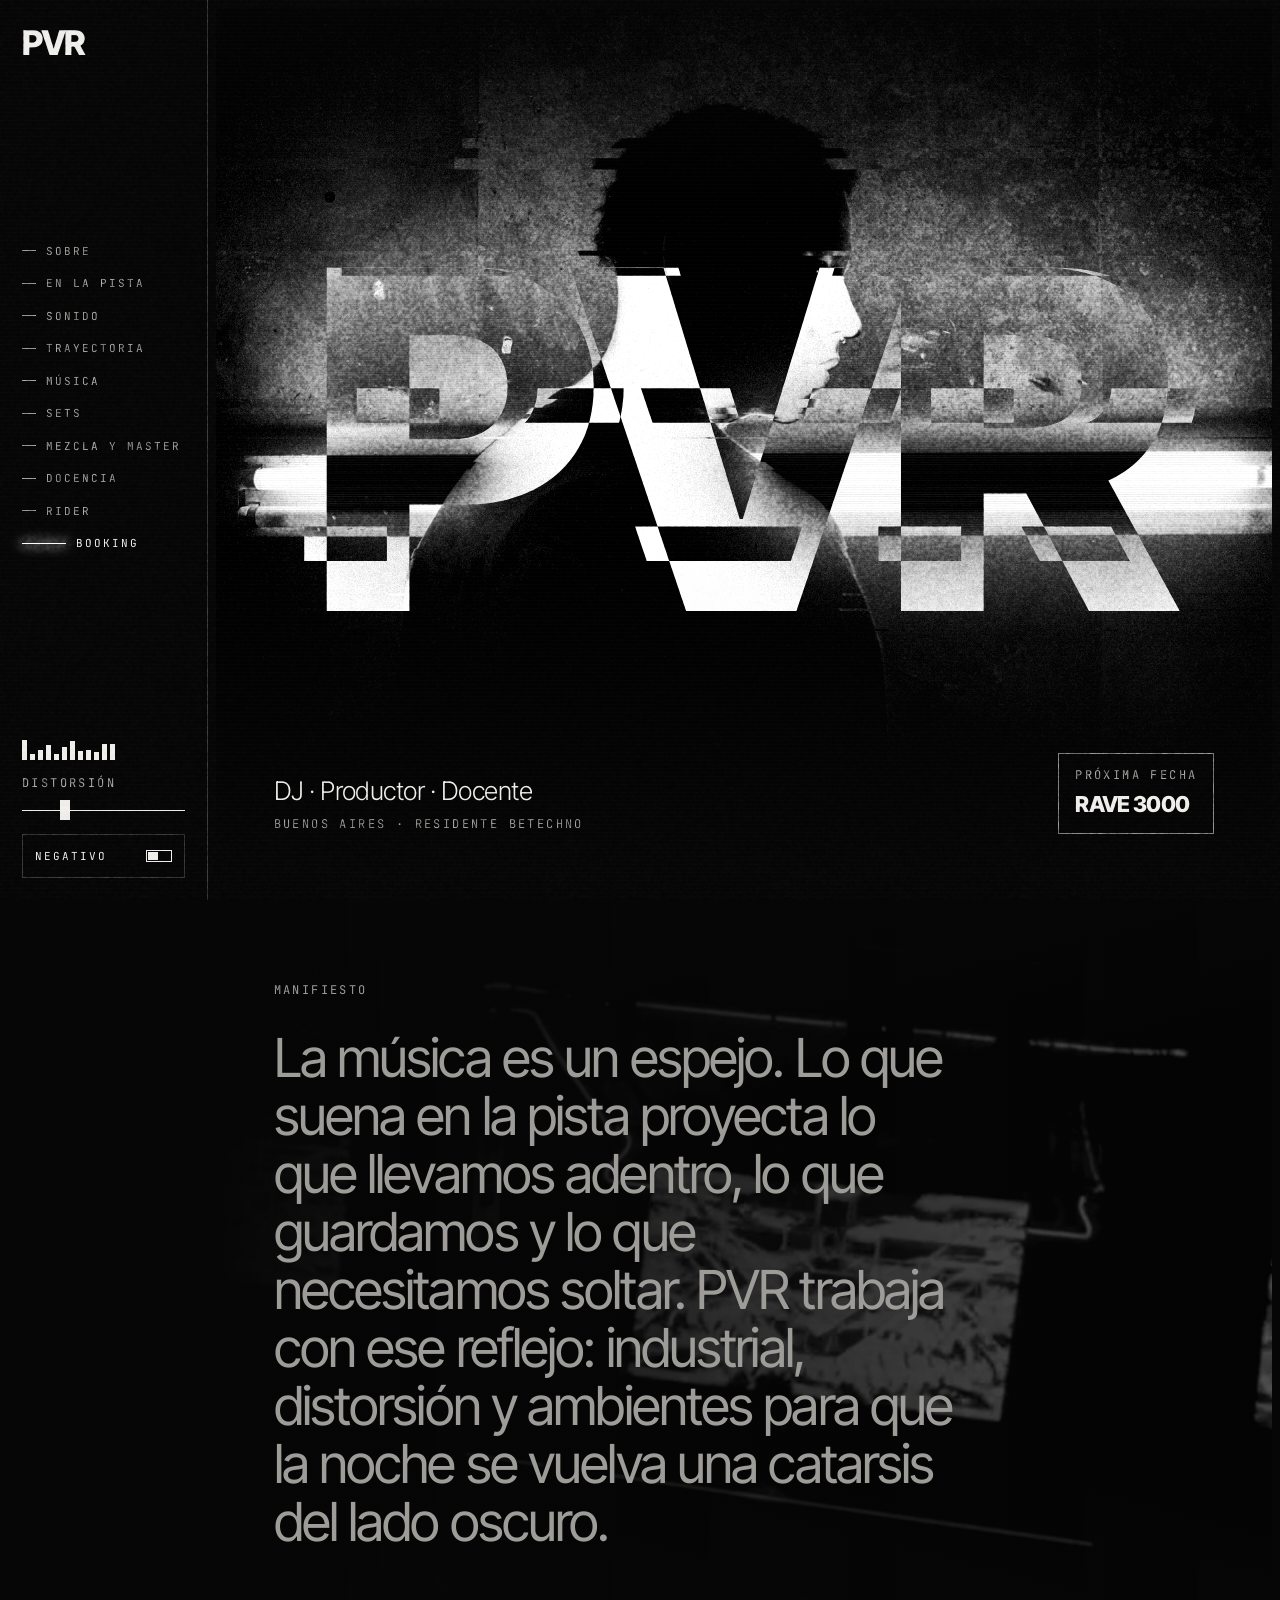
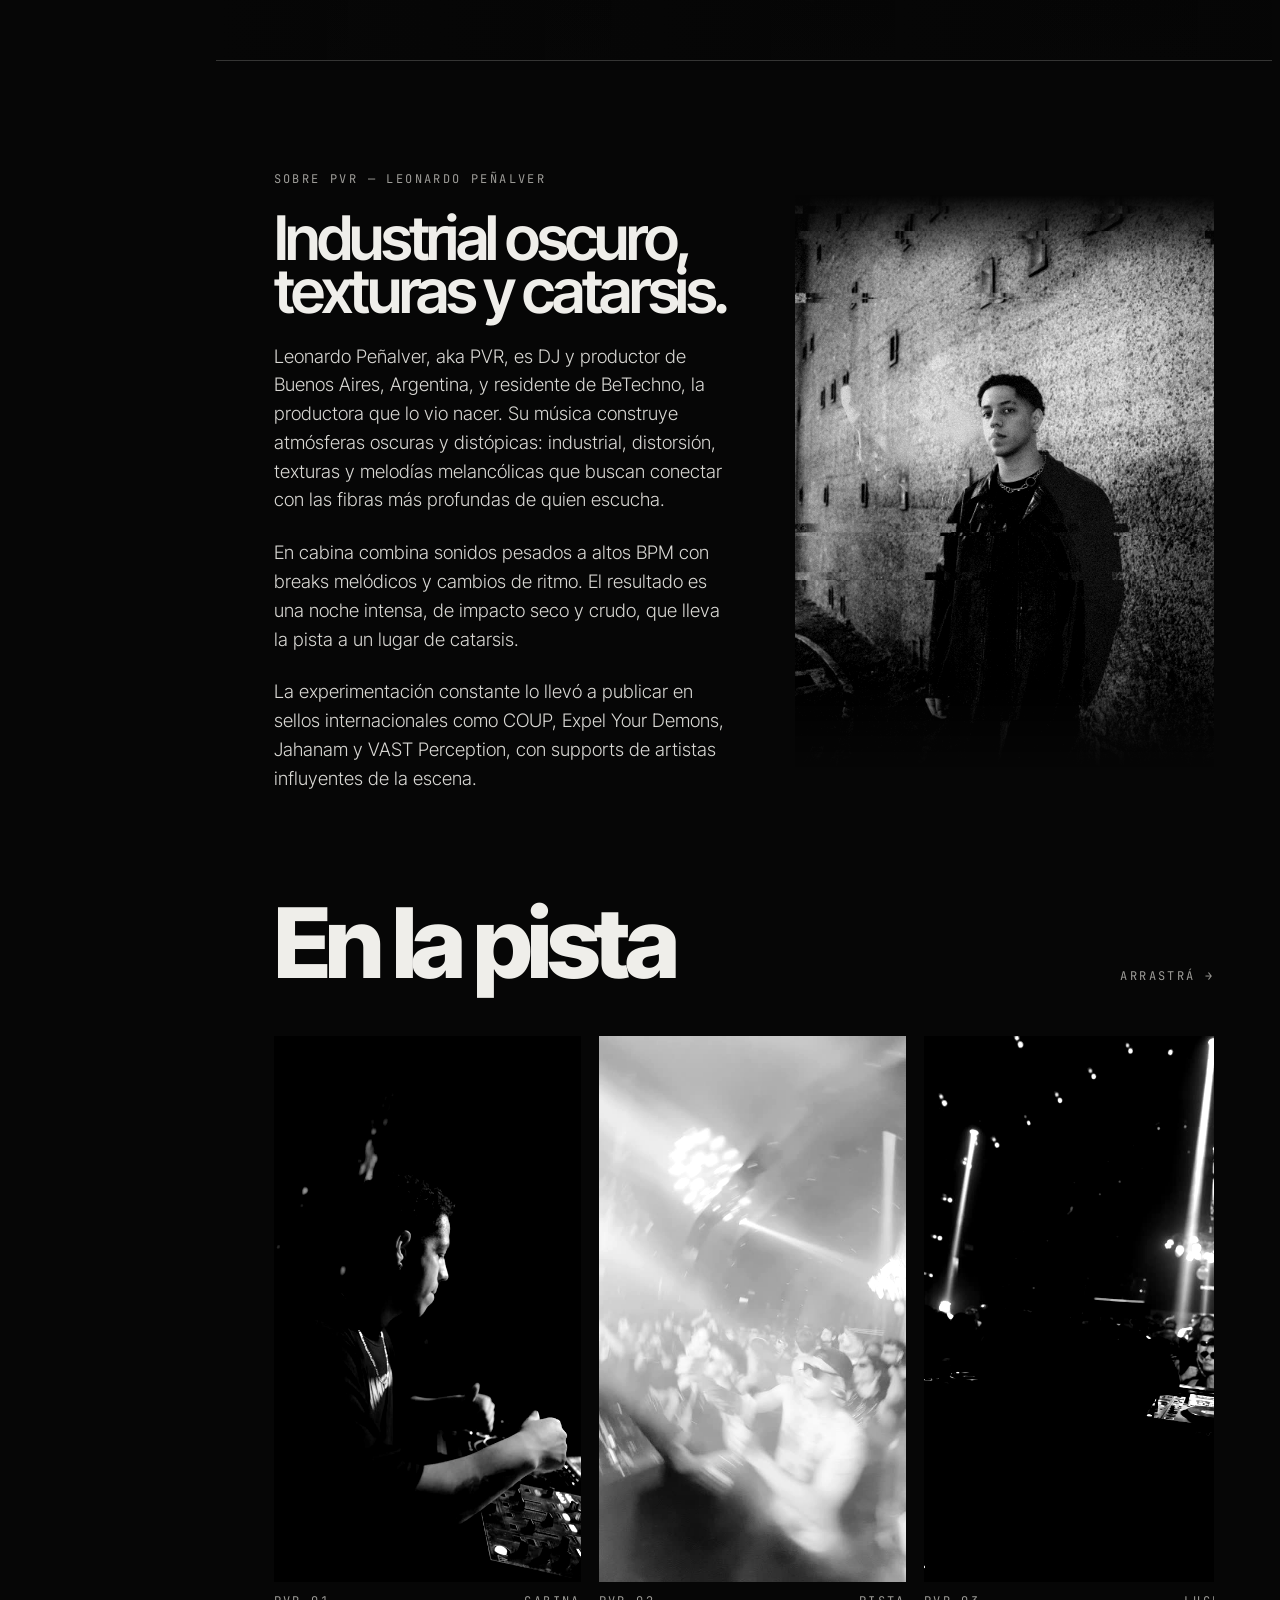
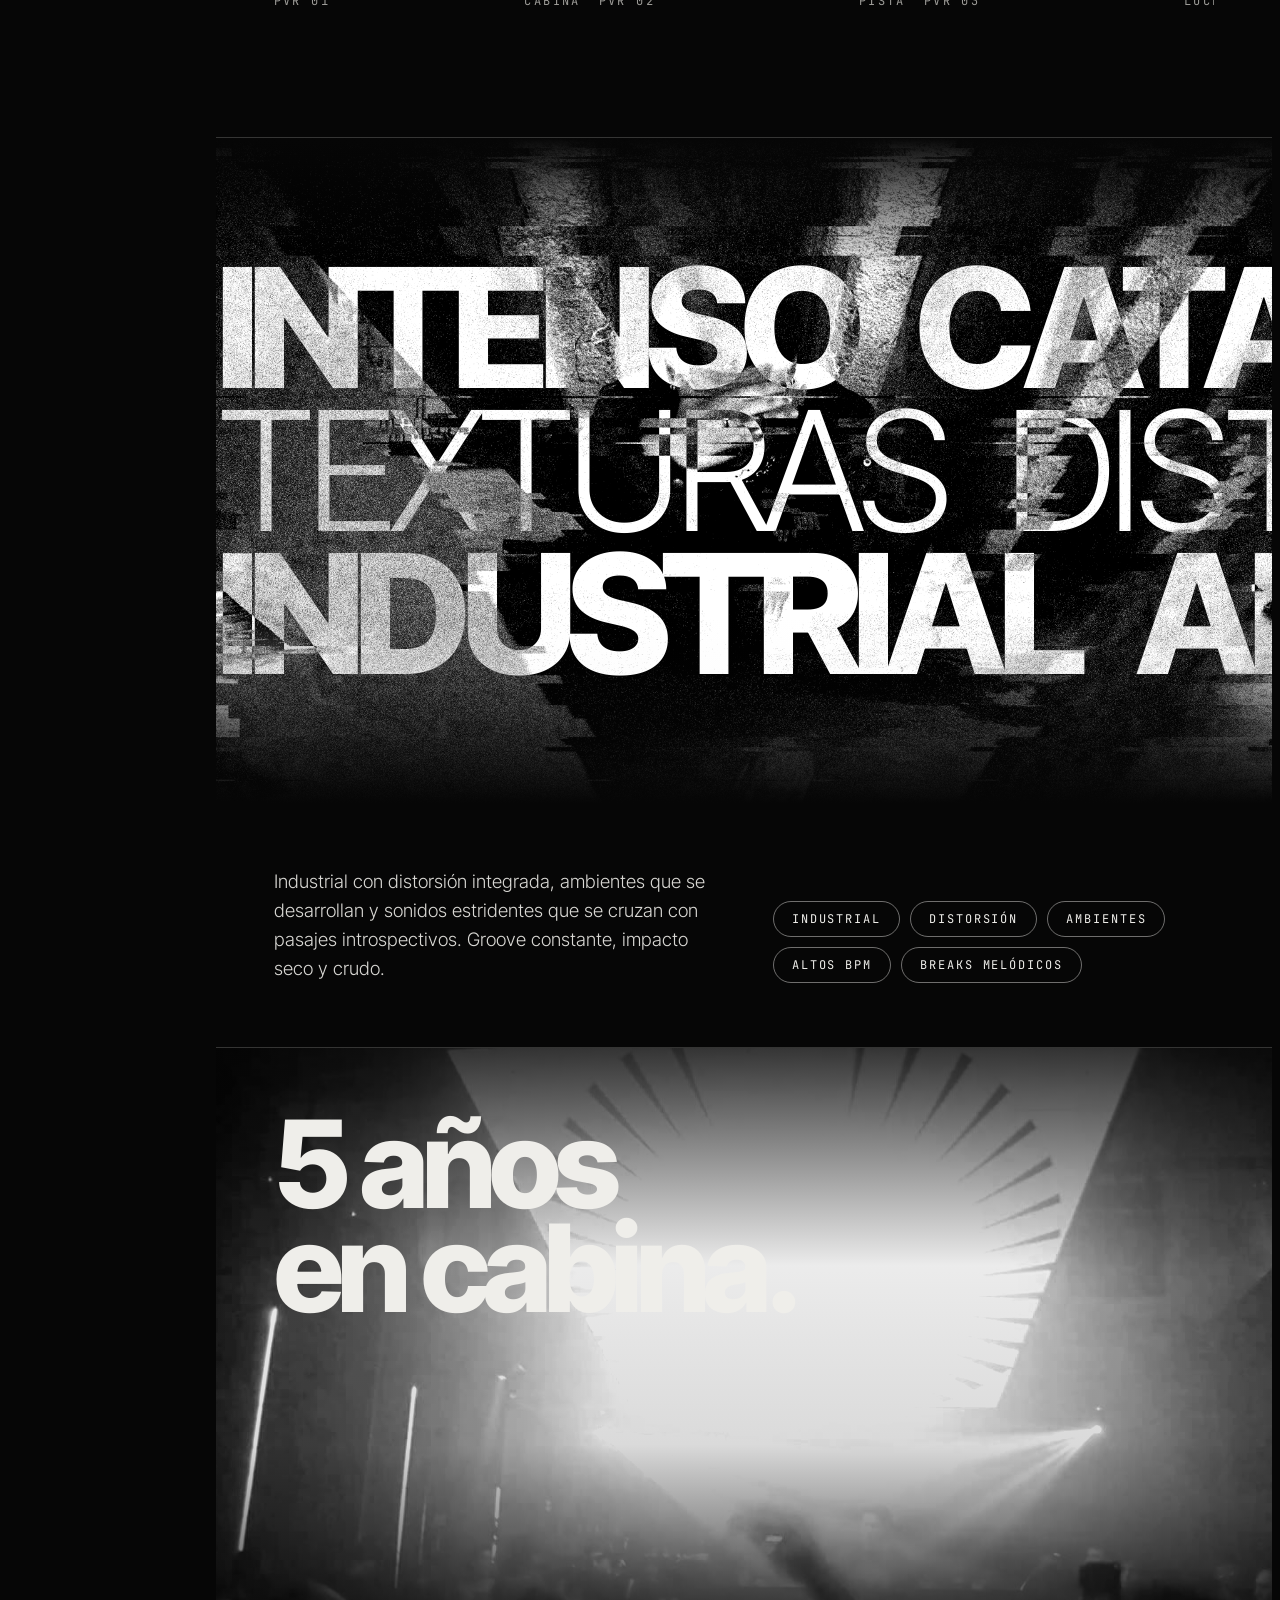
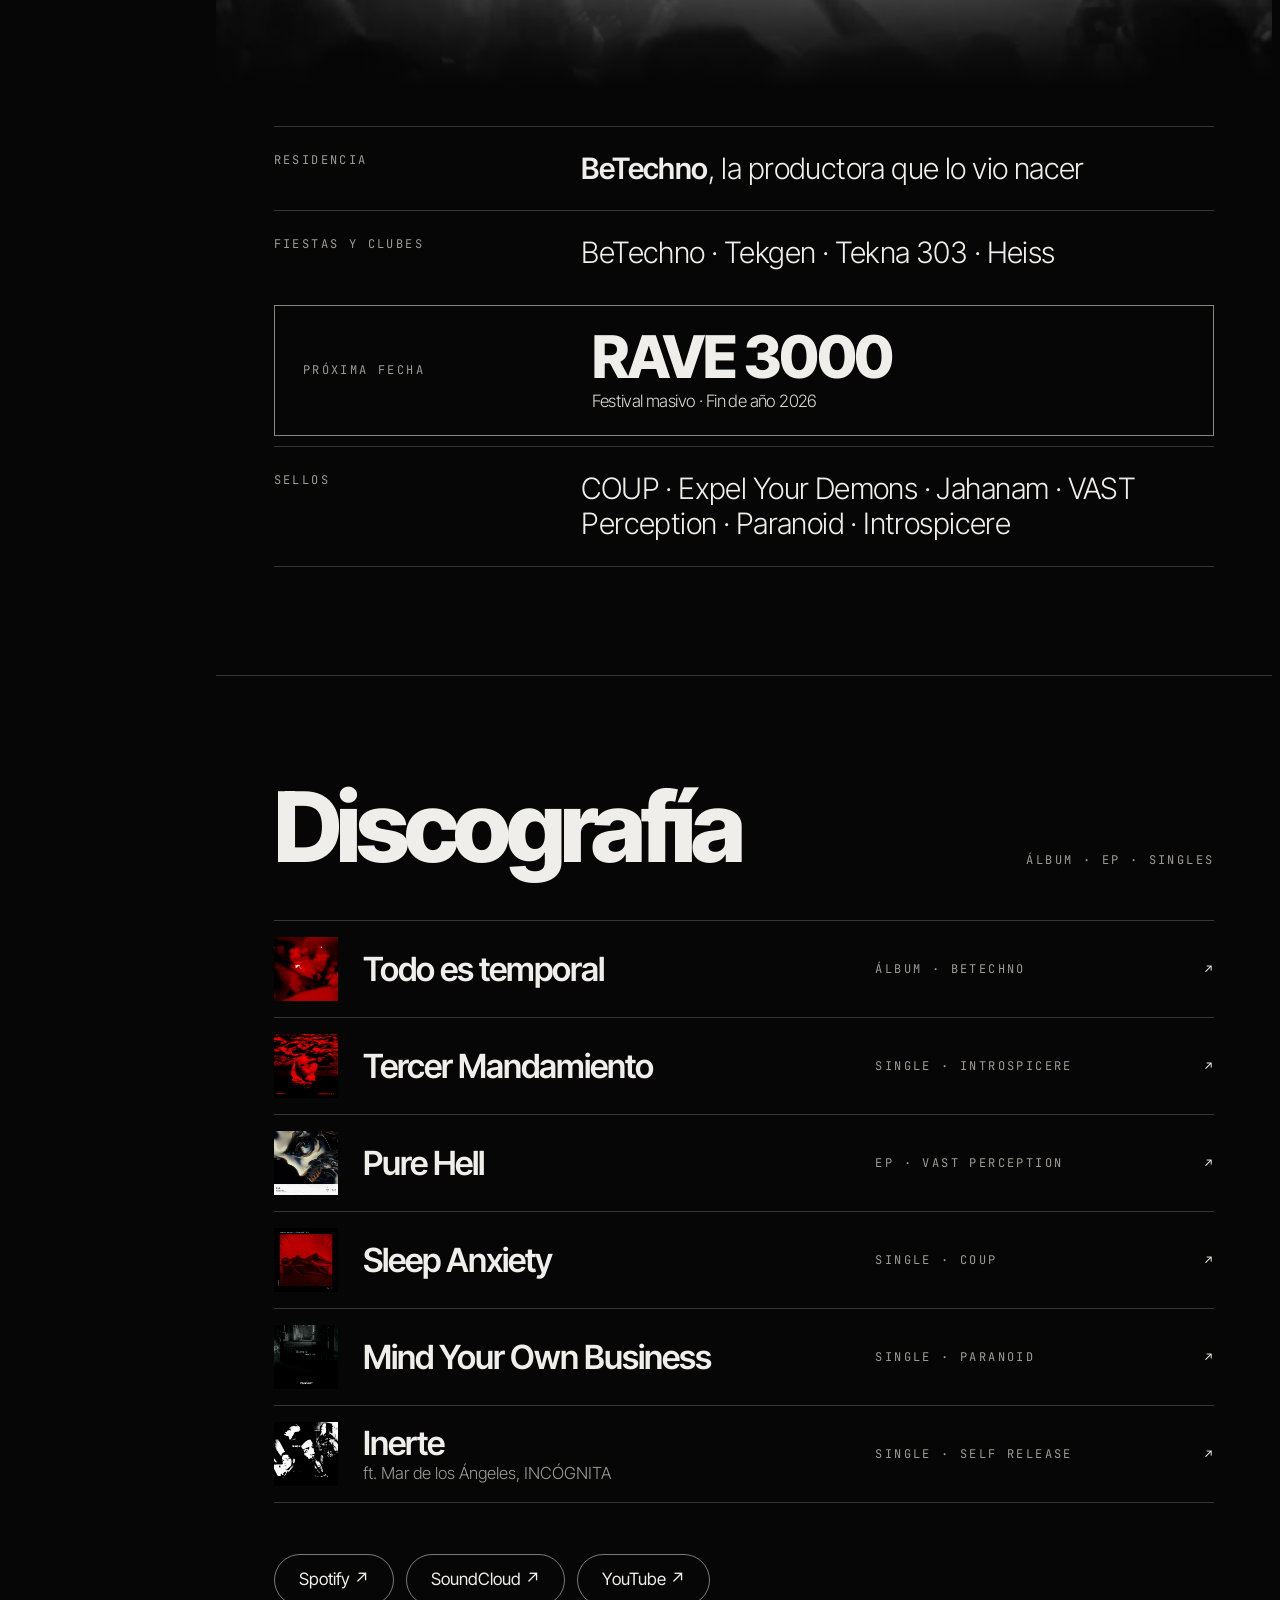
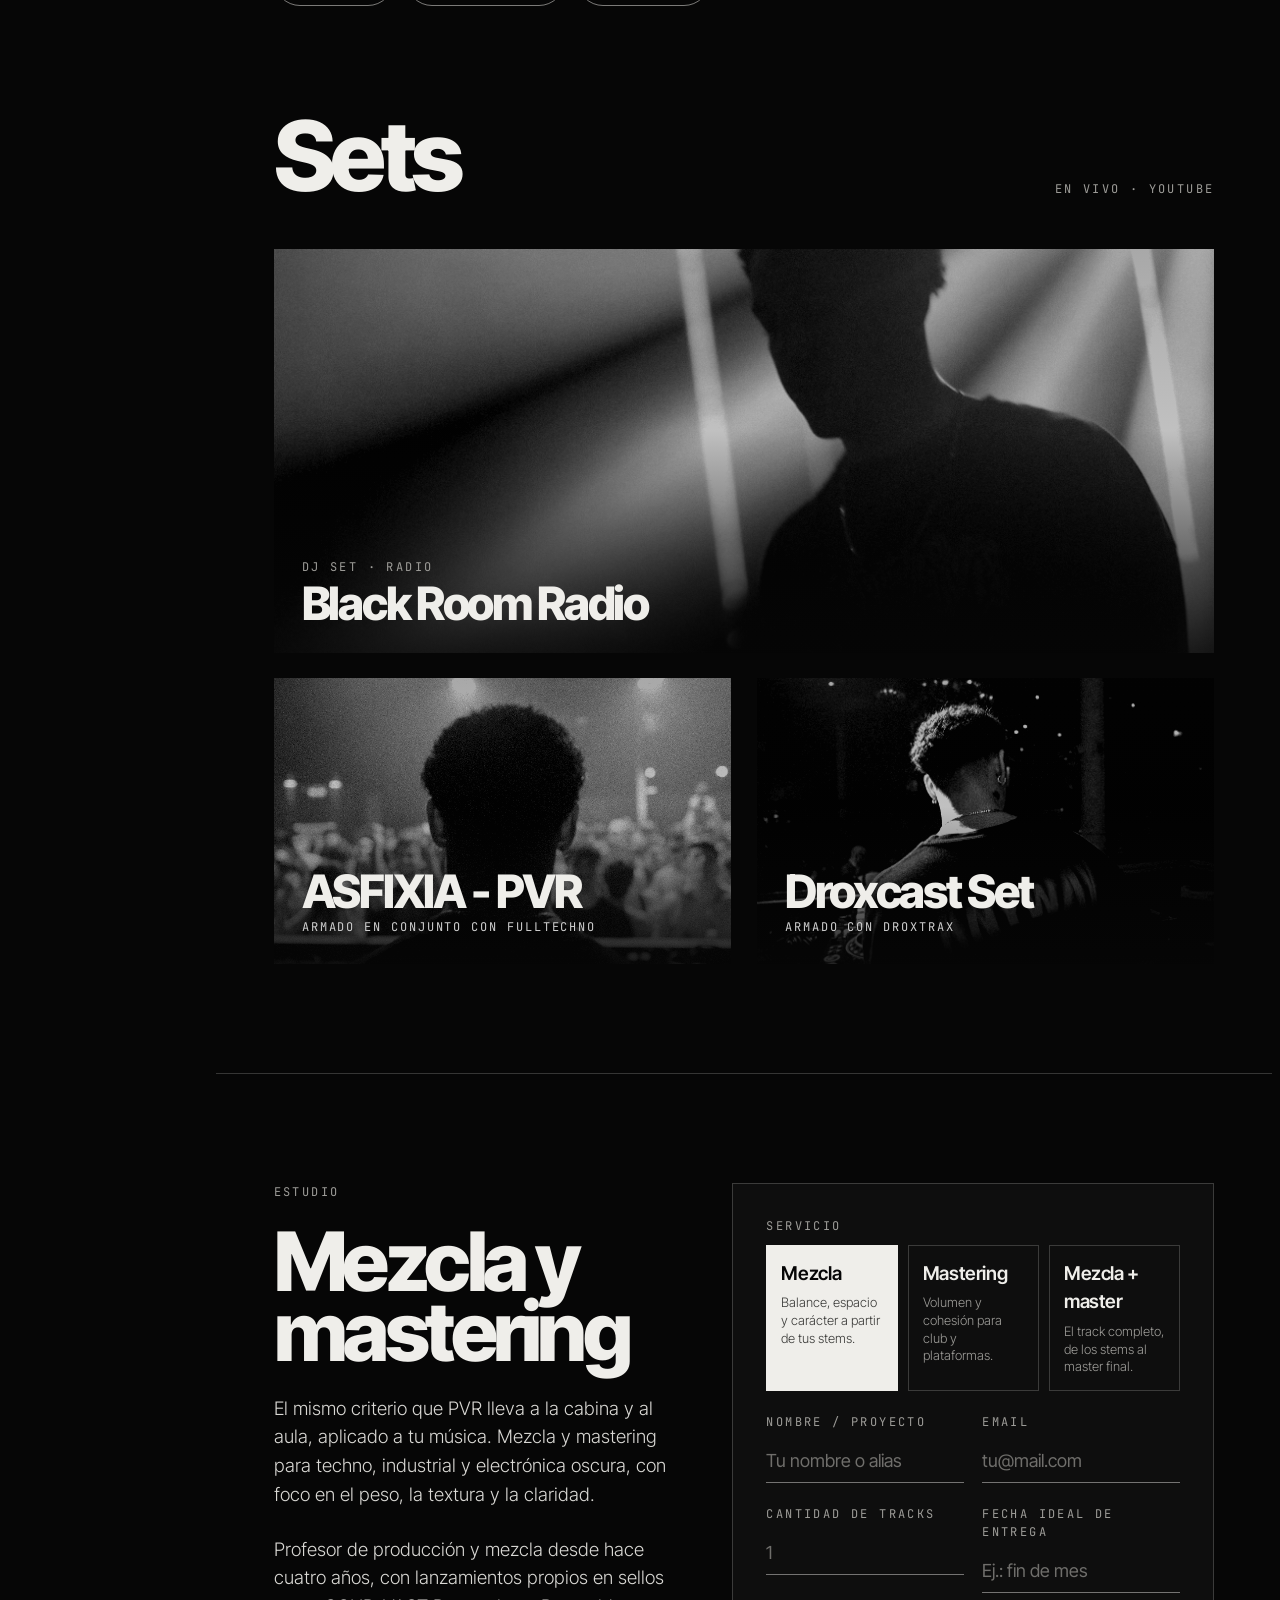
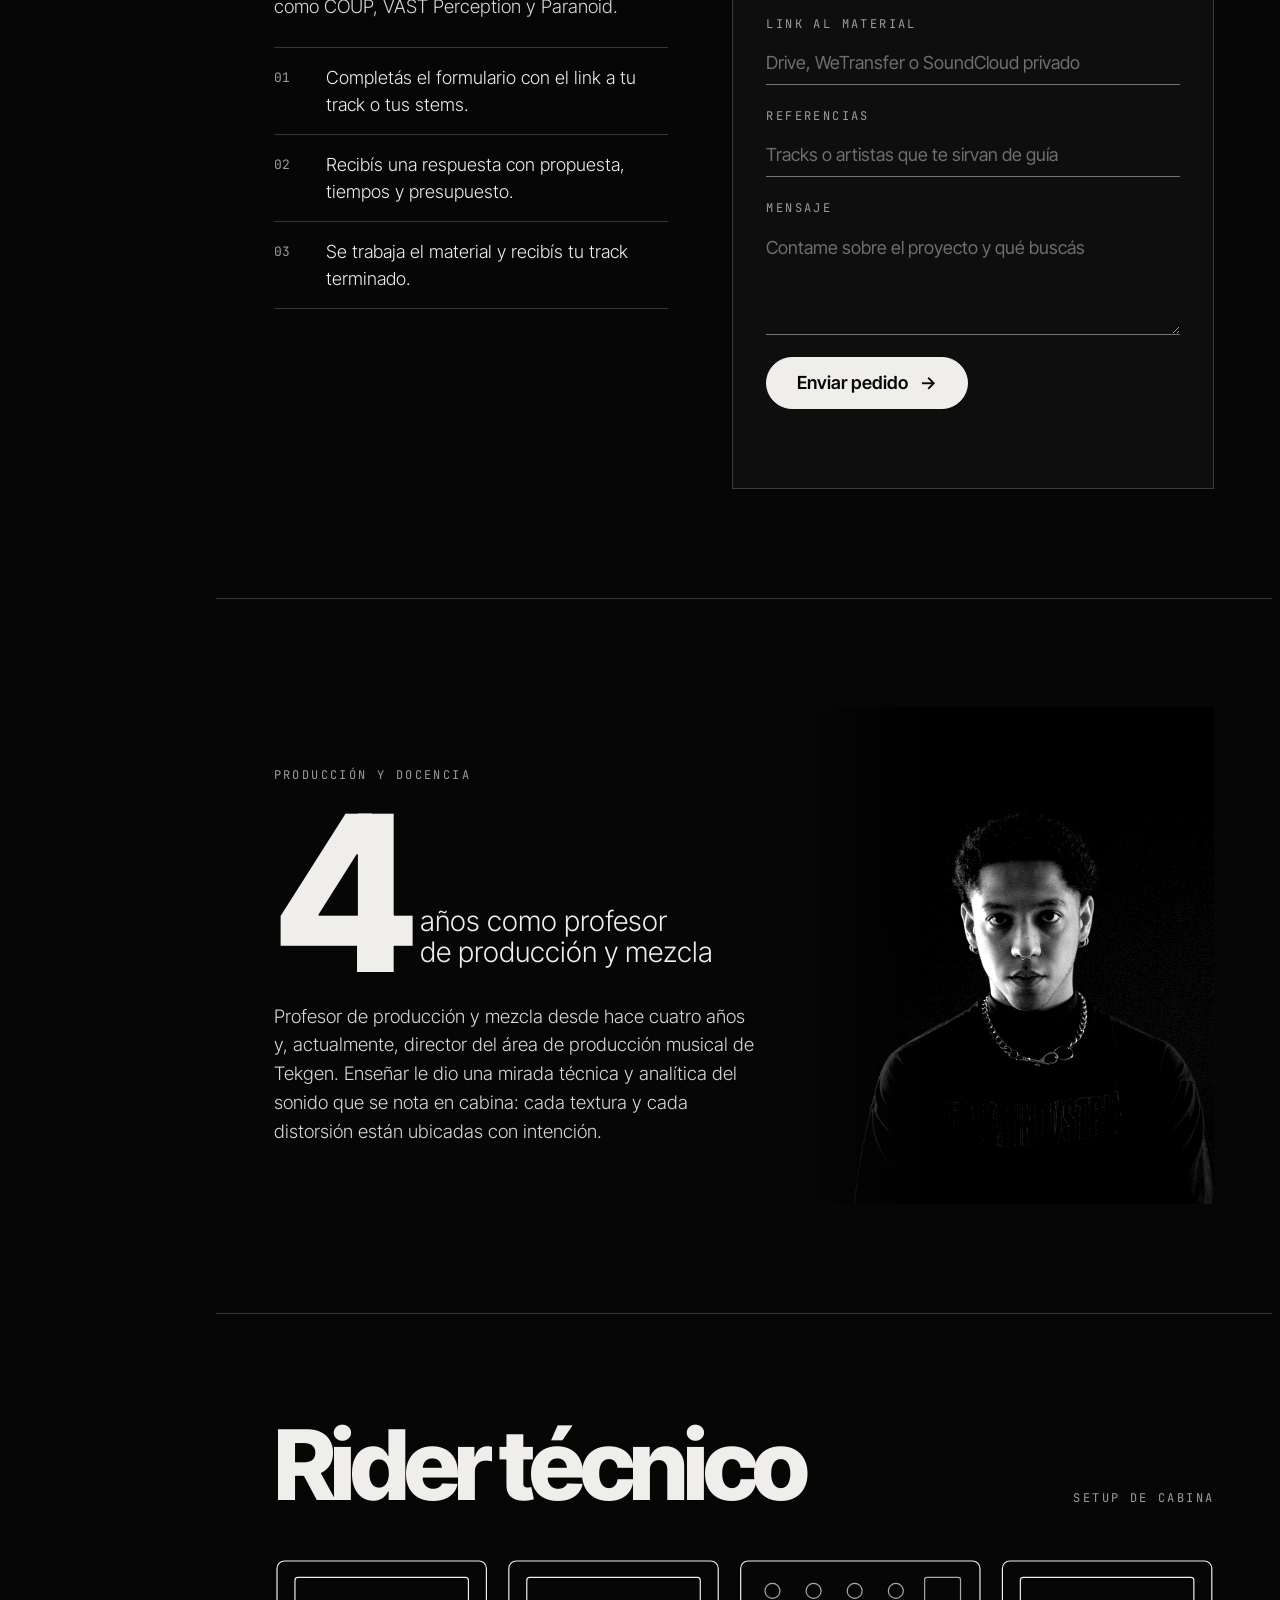
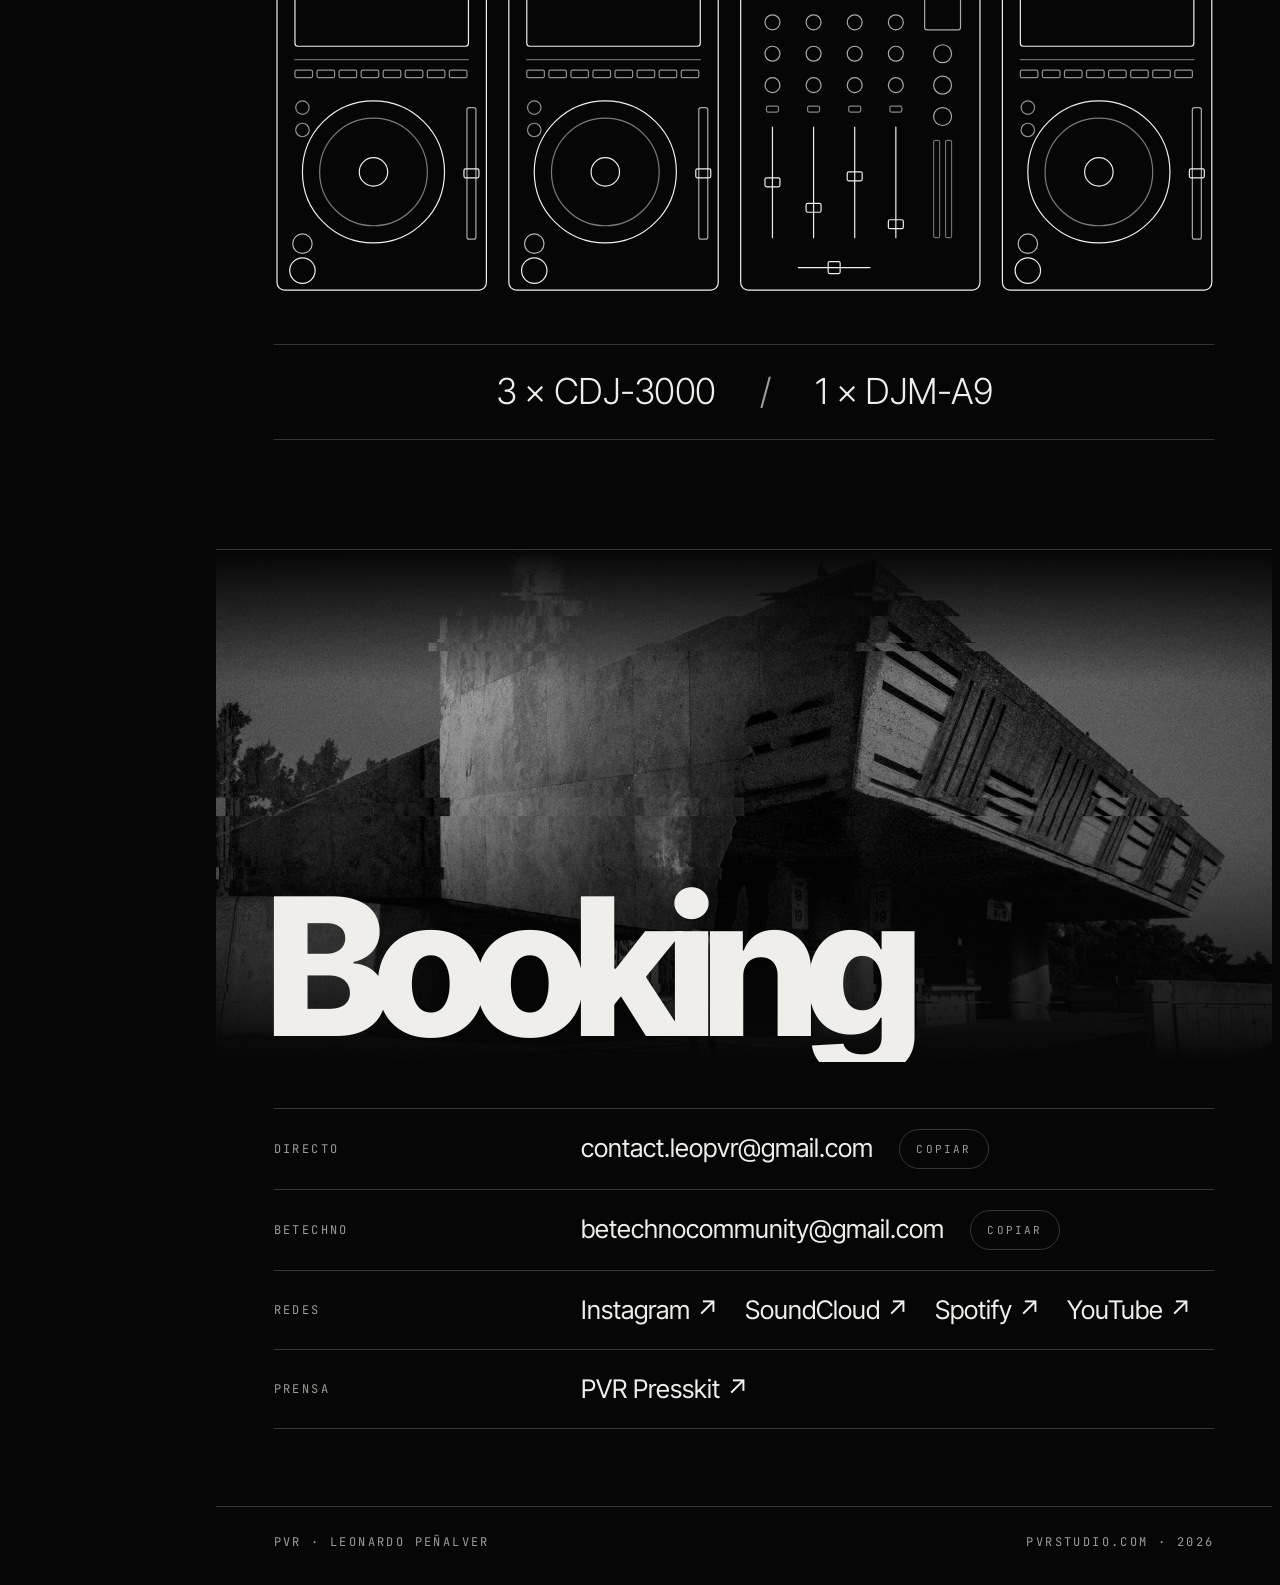
<file: borradores/consola.html>
<!doctype html>
<html lang="es">
<head>
<meta charset="utf-8">
<meta name="viewport" content="width=device-width, initial-scale=1, viewport-fit=cover">
<title>PVR Negativo</title>
<meta name="description" content="PVR — DJ y productor de Buenos Aires. Industrial oscuro, texturas y catarsis. Mezcla y mastering.">
<meta name="theme-color" content="#060606">
<link rel="icon" href="../favicon.svg" type="image/svg+xml">
<link rel="preconnect" href="https://fonts.googleapis.com">
<link rel="preconnect" href="https://fonts.gstatic.com" crossorigin>
<link rel="stylesheet" href="https://fonts.googleapis.com/css2?family=Inter+Tight:wght@300;400;600;800&family=JetBrains+Mono:wght@400;500&display=swap">
<style>
/* Concepto: la página como una consola. Un riel fijo de pistas a la izquierda, una perilla de DISTORSIÓN que rompe todo y un interruptor que pasa la página a NEGATIVO. */
:root{
  color-scheme:dark;
  --bg:#060606; --ink:#efeeea; --mute:#9d9c98; --line:rgba(239,238,234,.2); --glow:#ffffff; --scrim:rgba(6,6,6,.74);
  --display:'Inter Tight','Inter',system-ui,-apple-system,'Segoe UI',sans-serif;
  --mono:'JetBrains Mono',ui-monospace,SFMono-Regular,Menlo,Consolas,monospace;
  --gx:max(clamp(16px,4.5vw,64px), env(safe-area-inset-left,0px));
  --gxr:max(clamp(16px,4.5vw,64px), env(safe-area-inset-right,0px));
  --ease:cubic-bezier(.19,1,.22,1);
  --d:.25; /* distorsión 0–1 */
  --rail:0px;
}
*{box-sizing:border-box}
html{scroll-behavior:smooth}
body{background:var(--bg);color:var(--ink);font-family:var(--display);font-size:18px;line-height:1.5;-webkit-font-smoothing:antialiased;overflow-x:hidden}
body::before{content:"";position:fixed;inset:0 0 auto;height:env(safe-area-inset-top,0px);z-index:60;background:var(--bg)}
a{color:inherit;text-decoration:none}
a:focus-visible,button:focus-visible,input:focus-visible,textarea:focus-visible,label:focus-within{outline:1px solid var(--glow);outline-offset:3px}
img,video{display:block;max-width:100%}
h1,h2,h3{margin:0;font-weight:800;letter-spacing:-.055em;line-height:.86;text-wrap:balance}
p{margin:0}
.in{padding-left:var(--gx);padding-right:var(--gxr)}
.mono{font-family:var(--mono);font-size:12px;letter-spacing:.2em;text-transform:uppercase;color:var(--mute)}
.lead{font-size:clamp(18px,1.45vw,21px);font-weight:300;line-height:1.55;color:#d9d8d4;max-width:60ch}
main{margin-left:var(--rail);transition:filter .5s ease}
html.neg main{filter:invert(1)}
html.neg main .keep{filter:invert(1)}
main img,main video{filter:contrast(calc(1 + var(--d) * .45))}
html.neg main .keep img{filter:none}

/* capas fijas */
#grain{position:fixed;inset:0;width:100%;height:100%;pointer-events:none;z-index:70;mix-blend-mode:overlay;opacity:calc(.22 + var(--d) * .5)}
#scan{position:fixed;inset:0;pointer-events:none;z-index:69;background:repeating-linear-gradient(180deg,rgba(255,255,255,.07) 0 1px,transparent 1px 4px);opacity:calc(var(--d) * .7)}
#tear{position:fixed;left:0;right:0;height:calc(var(--d) * 46px);top:30%;pointer-events:none;z-index:68;backdrop-filter:invert(1);-webkit-backdrop-filter:invert(1);opacity:0}
#tear.go{animation:tear .28s steps(2) 1}
@keyframes tear{0%{opacity:1;transform:translateX(calc(var(--d) * 40px))}50%{opacity:1;transform:translateX(calc(var(--d) * -30px))}100%{opacity:0}}

/* riel de pistas (compu) */
.rail{position:fixed;left:0;top:0;bottom:0;width:208px;z-index:50;display:none;flex-direction:column;justify-content:space-between;padding:calc(env(safe-area-inset-top,0px) + 26px) 0 calc(env(safe-area-inset-bottom,0px) + 22px) max(22px,env(safe-area-inset-left,0px));border-right:1px solid var(--line);background:var(--bg)}
.rail .brand{font-weight:800;font-size:34px;letter-spacing:-.06em;line-height:1}
.rail nav{display:flex;flex-direction:column;gap:2px}
.rail nav a{display:flex;align-items:center;gap:10px;font-family:var(--mono);font-size:11px;letter-spacing:.18em;text-transform:uppercase;color:var(--mute);padding:7px 0;transition:color .3s}
.rail nav a i{display:block;width:14px;height:1px;background:currentColor;transition:width .5s var(--ease),box-shadow .3s}
.rail nav a:hover{color:var(--ink)}
.rail nav a.on{color:var(--ink)}
.rail nav a.on i{width:44px;background:var(--glow);box-shadow:0 0 12px 2px rgba(255,255,255,.55)}
.ctl{display:flex;flex-direction:column;gap:14px;padding-right:22px}
.ctl label{display:flex;flex-direction:column;gap:8px}
.ctl input[type=range]{-webkit-appearance:none;appearance:none;width:100%;height:20px;background:none;margin:0;cursor:ew-resize}
.ctl input[type=range]::-webkit-slider-runnable-track{height:1px;background:var(--ink)}
.ctl input[type=range]::-moz-range-track{height:1px;background:var(--ink)}
.ctl input[type=range]::-webkit-slider-thumb{-webkit-appearance:none;width:10px;height:20px;background:var(--ink);margin-top:-10px;border:0;border-radius:0}
.ctl input[type=range]::-moz-range-thumb{width:10px;height:20px;background:var(--ink);border:0;border-radius:0}
.sw{display:flex;align-items:center;justify-content:space-between;gap:10px;background:none;border:1px solid var(--line);color:var(--ink);padding:10px 12px;min-height:44px;cursor:pointer;font-family:var(--mono);font-size:11px;letter-spacing:.18em;text-transform:uppercase}
.sw b{display:block;width:26px;height:12px;border:1px solid var(--ink);position:relative}
.sw b::after{content:"";position:absolute;top:1px;bottom:1px;left:1px;width:10px;background:var(--ink);transition:transform .3s var(--ease)}
.sw[aria-pressed=true] b::after{transform:translateX(12px)}
.meter{display:flex;align-items:flex-end;gap:3px;height:26px}
.meter span{display:block;width:5px;background:var(--ink);height:20%;transform-origin:bottom}
@media (min-width:1100px){:root{--rail:208px}.rail{display:flex}.top{display:none !important}}

/* barra superior (celular) */
.top{position:fixed;top:0;left:0;right:0;z-index:50;padding-top:calc(env(safe-area-inset-top,0px) + 16px);padding-bottom:14px;display:flex;align-items:center;justify-content:space-between;gap:16px;mix-blend-mode:difference;color:#fff}
.top .brand{font-weight:800;font-size:22px;letter-spacing:-.04em}
.pillbtn{background:none;border:1px solid currentColor;color:inherit;border-radius:75px;padding:10px 18px;font-family:var(--mono);font-size:12px;letter-spacing:.2em;text-transform:uppercase;cursor:pointer;min-height:44px}
#sheet{position:fixed;inset:0;z-index:55;background:var(--bg);padding-top:calc(env(safe-area-inset-top,0px) + 88px);padding-bottom:24px;display:flex;flex-direction:column;gap:4px;overflow:auto}
#sheet[hidden]{display:none}
#sheet a{font-size:clamp(34px,10vw,56px);font-weight:800;letter-spacing:-.05em;line-height:1.08}
#sheet .ctl{margin-top:22px;padding-right:0;max-width:320px}

/* separador */
.strobe{position:relative;height:1px;background:var(--line)}
.strobe::after{content:"";position:absolute;inset:0;background:var(--glow);transform:scaleX(0);transform-origin:left;box-shadow:0 0 22px 3px rgba(255,255,255,.55);opacity:0}
.strobe.lit::after{animation:sweep 1.4s var(--ease) forwards}
@keyframes sweep{0%{transform:scaleX(0);opacity:1}55%{transform:scaleX(1);opacity:1}62%{opacity:.15}68%{opacity:1}100%{transform:scaleX(1);opacity:0}}
.sec-head{display:flex;justify-content:space-between;align-items:flex-end;gap:20px;flex-wrap:wrap;margin-bottom:clamp(30px,4vw,60px)}
.sec-head h2{font-size:clamp(52px,7.6vw,128px)}
.pad{padding-block:clamp(72px,8.5vw,130px)}

/* hero: PVR en negativo sobre el video */
.hero{position:relative;height:min(96svh,1000px);min-height:600px;overflow:hidden}
.hero .ph{position:absolute;inset:0}
.hero .ph img,.hero .ph video{position:absolute;inset:0;width:100%;height:100%;object-fit:cover}
.hero video{opacity:0;transition:opacity 1.6s ease}
.hero video.on{opacity:1}
.hero .fade{position:absolute;inset:0;background:linear-gradient(180deg,rgba(6,6,6,.6) 0%,rgba(6,6,6,0) 24%,rgba(6,6,6,0) 62%,var(--bg) 100%)}
.word{position:absolute;inset:0;display:flex;align-items:center;justify-content:center;mix-blend-mode:difference;color:#fff;pointer-events:none}
.word span{font-size:clamp(150px,calc((100vw - var(--rail)) * .44),640px);font-weight:800;letter-spacing:-.075em;line-height:.74;margin-left:-.075em}
.word.s1{clip-path:inset(44% 0 52% 0);transform:translateX(calc(var(--d) * 120px))}
.word.s2{clip-path:inset(60% 0 36% 0);transform:translateX(calc(var(--d) * -90px))}
.word.s3{clip-path:inset(28% 0 69% 0);transform:translateX(calc(var(--d) * 60px))}
.hero .foot{position:absolute;left:0;right:0;bottom:0;padding-bottom:clamp(22px,3vw,40px);display:flex;justify-content:space-between;align-items:flex-end;gap:20px;flex-wrap:wrap}
.hero .foot p{font-size:clamp(20px,2vw,30px);font-weight:300;letter-spacing:-.02em;line-height:1.1}
.hero .next{display:flex;flex-direction:column;gap:4px;border:1px solid rgba(255,255,255,.5);padding:12px 16px;background:var(--scrim)}
.hero .next b{font-size:22px;font-weight:800;letter-spacing:-.03em}

/* manifiesto */
.manifest{position:relative;overflow:hidden}
.manifest .mbg{position:absolute;inset:0;width:100%;height:100%;object-fit:cover;opacity:.4}
.manifest .mfade{position:absolute;inset:0;background:linear-gradient(90deg,var(--bg) 0%,rgba(6,6,6,.6) 50%,rgba(6,6,6,.25) 100%),linear-gradient(180deg,var(--bg),rgba(6,6,6,0) 24%,rgba(6,6,6,0) 76%,var(--bg))}
.manifest > p{position:relative}
.manifest .big{font-size:clamp(28px,4.2vw,62px);letter-spacing:-.035em;line-height:1.08;max-width:22ch;margin-top:30px}
.manifest .w{color:var(--mute);transition:color .5s ease}
.manifest .w.on{color:var(--ink);text-shadow:0 0 18px rgba(255,255,255,.18)}

/* sobre */
.about{display:grid;grid-template-columns:minmax(0,1.05fr) minmax(0,.95fr);gap:clamp(28px,4.5vw,72px);align-items:center}
.about .txt{display:flex;flex-direction:column;gap:24px;min-width:0}
.about h2{font-size:clamp(40px,4.8vw,78px);font-weight:600}
.about .img{aspect-ratio:11/15;overflow:hidden;-webkit-mask-image:linear-gradient(180deg,transparent,#000 12%,#000 84%,transparent);mask-image:linear-gradient(180deg,transparent,#000 12%,#000 84%,transparent)}
.about .img img{width:100%;height:100%;object-fit:cover}
@media (max-width:860px){.about{grid-template-columns:minmax(0,1fr)}.about .img{order:-1;max-height:76svh}}

/* tira de película */
.strip{display:flex;gap:clamp(10px,1.4vw,20px);overflow-x:auto;scroll-snap-type:x mandatory;padding-bottom:18px;scrollbar-width:thin;scrollbar-color:var(--ink) transparent;cursor:grab}
.strip figure{margin:0;flex:none;width:clamp(200px,24vw,320px);scroll-snap-align:start;display:flex;flex-direction:column;gap:10px}
.strip video{width:100%;aspect-ratio:9/16;object-fit:cover;background:#111}
.strip figcaption{display:flex;justify-content:space-between}

/* sonido: filas que corren */
.sound{position:relative;overflow:hidden}
.sound .stage{position:relative;height:clamp(460px,52vw,780px);overflow:hidden}
.sound .stage img{position:absolute;inset:0;width:100%;height:100%;object-fit:cover}
.sound .stage .fade{position:absolute;inset:0;background:linear-gradient(180deg,var(--bg) 0%,rgba(6,6,6,0) 20%,rgba(6,6,6,0) 72%,var(--bg) 100%)}
.runs{position:absolute;inset:0;display:flex;flex-direction:column;justify-content:center;mix-blend-mode:difference;color:#fff}
.run{display:flex;width:max-content;animation:run 30s linear infinite}
.run:nth-child(2){animation-direction:reverse;animation-duration:38s}
.run span{font-size:clamp(76px,13vw,210px);font-weight:800;letter-spacing:-.065em;line-height:.86;padding-right:.35em;white-space:nowrap}
.run:nth-child(2) span{font-weight:300}
@keyframes run{to{transform:translateX(-50%)}}
.sound .desc{display:grid;grid-template-columns:minmax(0,1fr) minmax(0,1fr);gap:clamp(24px,4.5vw,72px);align-items:end;padding-block:clamp(36px,5vw,72px)}
.tags{display:flex;flex-wrap:wrap;gap:10px}
.tags span{border:1px solid rgba(239,238,234,.45);border-radius:75px;padding:8px 18px;font-family:var(--mono);font-size:12px;letter-spacing:.16em;text-transform:uppercase}
@media (max-width:860px){.sound .desc{grid-template-columns:minmax(0,1fr)}}

/* trayectoria */
.career .stage{position:relative;height:clamp(480px,50vw,760px);overflow:hidden}
.career .stage video{position:absolute;inset:0;width:100%;height:100%;object-fit:cover}
.career .stage .fade{position:absolute;inset:0;background:linear-gradient(180deg,rgba(6,6,6,.8) 0%,rgba(6,6,6,.08) 34%,rgba(6,6,6,.15) 62%,var(--bg) 100%)}
.career .stage h2{position:absolute;left:var(--gx);top:clamp(40px,5vw,80px);font-size:clamp(64px,9.5vw,160px)}
.rows .r{display:grid;grid-template-columns:minmax(0,1fr) minmax(0,2.2fr);gap:20px;padding-block:24px;border-top:1px solid var(--line)}
.rows .r:last-child{border-bottom:1px solid var(--line)}
.rows .v{font-size:clamp(22px,2.3vw,34px);font-weight:300;letter-spacing:-.02em;line-height:1.2;min-width:0}
.rows .v b{font-weight:600}
.rows .rave{align-items:center;border:1px solid rgba(239,238,234,.55);padding:24px clamp(16px,2.2vw,30px);margin-block:10px;background:var(--scrim)}
.rows .rave .v b{display:block;font-size:clamp(38px,4.6vw,68px);font-weight:800;letter-spacing:-.045em;line-height:.9}
.rows .rave .v small{display:block;margin-top:8px;font-size:17px;color:#d9d8d4}
@media (max-width:640px){.rows .r{grid-template-columns:minmax(0,1fr);gap:8px}}

/* música: lista con tapa flotante */
.tracks a{display:grid;grid-template-columns:64px minmax(0,1.6fr) minmax(0,1fr) auto;gap:clamp(12px,2vw,28px);align-items:center;padding-block:16px;border-top:1px solid var(--line);transition:padding .5s var(--ease),background .3s}
.tracks a:last-child{border-bottom:1px solid var(--line)}
.tracks a:hover{padding-left:16px;background:rgba(239,238,234,.05)}
.tracks .th{width:64px;height:64px;overflow:hidden;background:#111}
.tracks .th img{width:100%;height:100%;object-fit:cover}
.tracks .t{font-size:clamp(22px,2.6vw,40px);font-weight:600;letter-spacing:-.03em;line-height:1.05;min-width:0}
.tracks .t small{display:block;font-size:.5em;font-weight:300;color:var(--mute);letter-spacing:0;margin-top:4px}
.tracks .go{font-family:var(--mono);font-size:12px;letter-spacing:.18em}
@media (max-width:640px){.tracks a{grid-template-columns:56px minmax(0,1fr) auto}.tracks .m{display:none}.tracks .th{width:56px;height:56px}}
#float{position:fixed;left:0;top:0;width:260px;height:260px;z-index:40;pointer-events:none;opacity:0;transform:translate(-999px,-999px);transition:opacity .25s ease;object-fit:cover;box-shadow:0 20px 60px rgba(0,0,0,.6)}
.pills{display:flex;flex-wrap:wrap;gap:12px;margin-top:clamp(28px,4vw,56px)}
.pill{display:inline-flex;align-items:center;min-height:48px;border:1px solid rgba(239,238,234,.5);border-radius:75px;padding:12px 24px;font-size:17px;transition:background .5s var(--ease),color .5s var(--ease)}
.pill:hover{background:var(--ink);color:var(--bg)}

/* sets */
.cards{display:grid;grid-template-columns:repeat(2,minmax(0,1fr));gap:clamp(14px,2vw,30px)}
@media (max-width:760px){.cards{grid-template-columns:minmax(0,1fr)}}
.set{position:relative;display:block;aspect-ratio:16/10;overflow:hidden;background:#111}
.set.feat{grid-column:1 / -1;aspect-ratio:21/9}
@media (max-width:760px){.set.feat{aspect-ratio:16/10}}
.set img{width:100%;height:100%;object-fit:cover;transition:transform 1.2s var(--ease)}
.set::after{content:"";position:absolute;inset:0;background:linear-gradient(0deg,rgba(6,6,6,.88),rgba(6,6,6,.25) 55%,rgba(6,6,6,.35))}
.set:hover img{transform:scale(1.04)}
.set .cap{position:absolute;inset:auto 0 0 0;z-index:1;padding:clamp(16px,2.2vw,30px);display:flex;flex-direction:column;gap:6px}
.set .cap b{font-size:clamp(30px,3.6vw,56px);font-weight:800;letter-spacing:-.05em;line-height:.92}
.set .cap small{font-family:var(--mono);font-size:12px;letter-spacing:.16em;text-transform:uppercase;color:#cfcfcf}

/* estudio: mezcla y mastering */
.studio{display:grid;grid-template-columns:minmax(0,.9fr) minmax(0,1.1fr);gap:clamp(32px,5vw,84px);align-items:start}
@media (max-width:900px){.studio{grid-template-columns:minmax(0,1fr)}}
.studio .txt{display:flex;flex-direction:column;gap:26px;min-width:0}
.studio h2{font-size:clamp(52px,6.4vw,104px)}
.steps{list-style:none;margin:0;padding:0;display:flex;flex-direction:column}
.steps li{display:grid;grid-template-columns:44px minmax(0,1fr);gap:8px;padding-block:16px;border-top:1px solid var(--line);font-weight:300}
.steps li:last-child{border-bottom:1px solid var(--line)}
.steps li b{font-family:var(--mono);font-size:13px;font-weight:400;color:var(--mute);padding-top:4px}
form{display:flex;flex-direction:column;gap:22px;border:1px solid var(--line);padding:clamp(18px,2.6vw,36px);background:rgba(239,238,234,.03);min-width:0}
fieldset{border:0;margin:0;padding:0;display:flex;flex-direction:column;gap:10px;min-width:0}
legend{padding:0;margin-bottom:10px}
.opts{display:grid;grid-template-columns:repeat(3,minmax(0,1fr));gap:10px}
@media (max-width:560px){.opts{grid-template-columns:minmax(0,1fr)}}
.opt{position:relative;display:flex;flex-direction:column;gap:6px;border:1px solid var(--line);padding:14px;cursor:pointer;min-height:44px;transition:background .3s,color .3s,border-color .3s}
.opt input{position:absolute;opacity:0;inset:0;cursor:pointer}
.opt b{font-size:19px;font-weight:600;letter-spacing:-.02em}
.opt small{font-size:13px;font-weight:300;color:var(--mute);line-height:1.35}
.opt:has(input:checked){background:var(--ink);color:var(--bg);border-color:var(--ink)}
.opt:has(input:checked) small{color:#3a3a38}
.two{display:grid;grid-template-columns:repeat(2,minmax(0,1fr));gap:18px}
@media (max-width:560px){.two{grid-template-columns:minmax(0,1fr)}}
.f{display:flex;flex-direction:column;gap:8px;min-width:0}
.f input,.f textarea{width:100%;background:none;border:0;border-bottom:1px solid rgba(239,238,234,.45);color:var(--ink);font-family:var(--display);font-size:18px;padding:10px 0;border-radius:0;min-height:44px}
.f textarea{min-height:110px;resize:vertical;line-height:1.45}
.f input::placeholder,.f textarea::placeholder{color:#6f6e6b}
.f input:focus,.f textarea:focus{outline:none;border-bottom-color:var(--glow);box-shadow:0 1px 0 0 var(--glow)}
.hp{position:absolute;left:-9999px;width:1px;height:1px;overflow:hidden}
.send{align-self:flex-start;display:inline-flex;align-items:center;gap:12px;min-height:52px;border:1px solid var(--ink);background:var(--ink);color:var(--bg);border-radius:75px;padding:14px 30px;font-family:var(--display);font-size:18px;font-weight:600;cursor:pointer;transition:background .4s var(--ease),color .4s var(--ease)}
.send:hover{background:none;color:var(--ink)}
.send[disabled]{opacity:.5;cursor:wait}
#fstatus{font-size:16px;font-weight:300;min-height:24px;color:#d9d8d4}
#fstatus a{text-decoration:underline}

/* docencia · rider · booking */
.teach{display:grid;grid-template-columns:minmax(0,1.1fr) minmax(0,.9fr);gap:clamp(28px,4.5vw,72px);align-items:center}
.teach .num{display:flex;align-items:flex-end;gap:20px;flex-wrap:wrap}
.teach .num b{font-size:clamp(140px,17vw,280px);font-weight:800;letter-spacing:-.08em;line-height:.76}
.teach .num span{font-size:clamp(22px,2.2vw,34px);font-weight:300;line-height:1.1;padding-bottom:8px}
.teach .txt{display:flex;flex-direction:column;gap:26px;min-width:0}
.teach .img{aspect-ratio:4/5;overflow:hidden;-webkit-mask-image:linear-gradient(90deg,transparent,#000 30%);mask-image:linear-gradient(90deg,transparent,#000 30%)}
.teach .img img{width:100%;height:100%;object-fit:cover;object-position:40% 30%}
@media (max-width:860px){.teach{grid-template-columns:minmax(0,1fr)}.teach .img{max-height:68svh;-webkit-mask-image:linear-gradient(180deg,#000 70%,transparent);mask-image:linear-gradient(180deg,#000 70%,transparent)}}
.rig{width:100%;max-width:1100px;height:auto;margin-inline:auto;display:block;overflow:visible}
.rig .s{stroke:var(--ink)}
.rig.draw .s{stroke-dasharray:1;animation:draw 2.4s var(--ease) both}
@keyframes draw{from{stroke-dashoffset:1}to{stroke-dashoffset:0}}
.specs{display:flex;justify-content:center;flex-wrap:wrap;gap:clamp(16px,3.5vw,50px);border-block:1px solid var(--line);padding-block:20px;margin-top:clamp(30px,4vw,56px);font-size:clamp(22px,2.8vw,40px);font-weight:300;letter-spacing:-.02em}
.specs i{font-style:normal;color:var(--mute)}
.book .stage{position:relative;height:clamp(380px,40vw,600px);overflow:hidden}
.book .stage img{position:absolute;inset:0;width:100%;height:100%;object-fit:cover;opacity:.8}
.book .stage .fade{position:absolute;inset:0;background:linear-gradient(180deg,var(--bg) 0%,rgba(6,6,6,.2) 26%,rgba(6,6,6,.35) 56%,var(--bg) 100%)}
.book .stage h2{position:absolute;left:var(--gx);bottom:0;font-size:clamp(80px,15vw,250px);letter-spacing:-.075em;line-height:1;margin-left:-.04em}
.contacts .r{display:grid;grid-template-columns:minmax(0,1fr) minmax(0,2.2fr);gap:20px;align-items:center;padding-block:20px;border-top:1px solid var(--line)}
.contacts .r:last-child{border-bottom:1px solid var(--line)}
.contacts .v{display:flex;flex-wrap:wrap;align-items:center;gap:12px 26px;font-size:clamp(19px,2vw,28px);min-width:0;overflow-wrap:anywhere}
.copy{background:none;border:1px solid var(--line);color:var(--mute);border-radius:75px;padding:8px 16px;min-height:40px;font-family:var(--mono);font-size:11px;letter-spacing:.2em;text-transform:uppercase;cursor:pointer}
.copy:hover{color:var(--ink);border-color:var(--ink)}
@media (max-width:640px){.contacts .r{grid-template-columns:minmax(0,1fr);gap:8px}}
footer{display:flex;justify-content:space-between;gap:16px;flex-wrap:wrap;padding-block:26px calc(26px + env(safe-area-inset-bottom,0px))}

@media (prefers-reduced-motion:reduce){
  html{scroll-behavior:auto}
  .run,.strobe.lit::after,.rig.draw .s,#tear.go{animation:none}
  main{transition:none}
}
</style>
</head>
<body>

<canvas id="grain" aria-hidden="true"></canvas>
<div id="scan" aria-hidden="true"></div>
<div id="tear" aria-hidden="true"></div>
<img id="float" alt="" aria-hidden="true">

<aside class="rail" aria-label="Navegación">
  <a class="brand" href="#inicio" aria-label="PVR, inicio">PVR</a>
  <nav id="railnav">
    <a href="#sobre"><i></i>Sobre</a>
    <a href="#en-la-pista"><i></i>En la pista</a>
    <a href="#sonido"><i></i>Sonido</a>
    <a href="#trayectoria"><i></i>Trayectoria</a>
    <a href="#musica"><i></i>Música</a>
    <a href="#sets"><i></i>Sets</a>
    <a href="#estudio"><i></i>Mezcla y master</a>
    <a href="#docencia"><i></i>Docencia</a>
    <a href="#rider"><i></i>Rider</a>
    <a href="#booking"><i></i>Booking</a>
  </nav>
  <div class="ctl">
    <div class="meter" id="meter" aria-hidden="true"><span></span><span></span><span></span><span></span><span></span><span></span><span></span><span></span><span></span><span></span><span></span><span></span></div>
    <label><span class="mono">Distorsión</span><input type="range" id="dist" min="0" max="100" value="25" aria-label="Distorsión de la página"></label>
    <button class="sw" id="neg" type="button" aria-pressed="false"><span>Negativo</span><b></b></button>
  </div>
</aside>

<header class="top in">
  <a class="brand" href="#inicio" aria-label="PVR, inicio">PVR</a>
  <button class="pillbtn" id="menuBtn" aria-expanded="false" aria-controls="sheet">Menú</button>
</header>
<nav id="sheet" class="in" aria-label="Menú" hidden>
  <a href="#sobre">Sobre</a><a href="#sonido">Sonido</a><a href="#trayectoria">Trayectoria</a><a href="#musica">Música</a><a href="#sets">Sets</a><a href="#estudio">Mezcla y master</a><a href="#rider">Rider</a><a href="#booking">Booking</a>
  <div class="ctl">
    <label><span class="mono">Distorsión</span><input type="range" id="dist2" min="0" max="100" value="25" aria-label="Distorsión de la página"></label>
    <button class="sw" id="neg2" type="button" aria-pressed="false"><span>Negativo</span><b></b></button>
  </div>
</nav>

<main>
<section class="hero" id="inicio">
  <div class="ph">
    <img src="../img/hero.jpg" alt="PVR de perfil frente a un tubo fluorescente" fetchpriority="high">
    <video id="heroVideo" muted loop playsinline preload="none" data-land="../video/hero.mp4" data-port="../video/hero-v.mp4" aria-hidden="true"></video>
  </div>
  <div class="fade"></div>
  <h1 class="word"><span>PVR</span></h1>
  <div class="word s1" aria-hidden="true"><span>PVR</span></div>
  <div class="word s2" aria-hidden="true"><span>PVR</span></div>
  <div class="word s3" aria-hidden="true"><span>PVR</span></div>
  <div class="foot in">
    <p>DJ · Productor · Docente<br><span class="mono">Buenos Aires · Residente BeTechno</span></p>
    <a class="next" href="#trayectoria"><span class="mono">Próxima fecha</span><b>RAVE 3000</b></a>
  </div>
</section>

<section class="manifest in pad" aria-label="Manifiesto">
  <video class="mbg lazyv" muted loop playsinline preload="none" poster="../video/manifiesto.jpg" data-src="../video/manifiesto.mp4" data-port="../video/manifiesto-v.mp4" aria-hidden="true"></video>
  <div class="mfade" aria-hidden="true"></div>
  <p class="mono">Manifiesto</p>
  <p class="big" id="manifesto">La música es un espejo. Lo que suena en la pista proyecta lo que llevamos adentro, lo que guardamos y lo que necesitamos soltar. PVR trabaja con ese reflejo: industrial, distorsión y ambientes para que la noche se vuelva una catarsis del lado oscuro.</p>
</section>

<div class="strobe" aria-hidden="true"></div>
<section class="about in pad" id="sobre">
  <div class="txt">
    <p class="mono">Sobre PVR — Leonardo Peñalver</p>
    <h2>Industrial oscuro, texturas y catarsis.</h2>
    <p class="lead">Leonardo Peñalver, aka PVR, es DJ y productor de Buenos Aires, Argentina, y residente de BeTechno, la productora que lo vio nacer. Su música construye atmósferas oscuras y distópicas: industrial, distorsión, texturas y melodías melancólicas que buscan conectar con las fibras más profundas de quien escucha.</p>
    <p class="lead">En cabina combina sonidos pesados a altos BPM con breaks melódicos y cambios de ritmo. El resultado es una noche intensa, de impacto seco y crudo, que lleva la pista a un lugar de catarsis.</p>
    <p class="lead">La experimentación constante lo llevó a publicar en sellos internacionales como COUP, Expel Your Demons, Jahanam y VAST Perception, con supports de artistas influyentes de la escena.</p>
  </div>
  <div class="img"><img src="../img/sobre.jpg" alt="PVR contra una pared de concreto, en doble exposición" loading="lazy"></div>
</section>

<section class="in" id="en-la-pista" aria-label="En la pista" style="padding-bottom:clamp(72px,8.5vw,130px)">
  <div class="sec-head"><h2>En la pista</h2><span class="mono">Arrastrá →</span></div>
  <div class="strip" id="strip">
    <figure><video class="lazyv" muted loop playsinline preload="none" poster="../video/momento-1.jpg" data-src="../video/momento-1.mp4" aria-label="PVR mezclando de perfil"></video><figcaption class="mono"><span>PVR 01</span><span>Cabina</span></figcaption></figure>
    <figure><video class="lazyv" muted loop playsinline preload="none" poster="../video/momento-2.jpg" data-src="../video/momento-2.mp4" aria-label="La pista llena bajo las luces"></video><figcaption class="mono"><span>PVR 02</span><span>Pista</span></figcaption></figure>
    <figure><video class="lazyv" muted loop playsinline preload="none" poster="../video/momento-3.jpg" data-src="../video/momento-3.mp4" aria-label="Haces de luz sobre el público"></video><figcaption class="mono"><span>PVR 03</span><span>Luces</span></figcaption></figure>
    <figure><video class="lazyv" muted loop playsinline preload="none" poster="../video/momento-4.jpg" data-src="../video/momento-4.mp4" aria-label="PVR en los CDJ"></video><figcaption class="mono"><span>PVR 04</span><span>CDJ</span></figcaption></figure>
    <figure><video class="lazyv" muted loop playsinline preload="none" poster="../video/hero-v.jpg" data-src="../video/hero-v.mp4" aria-label="Láseres sobre la cabina"></video><figcaption class="mono"><span>PVR 05</span><span>Láseres</span></figcaption></figure>
  </div>
</section>

<div class="strobe" aria-hidden="true"></div>
<section class="sound" id="sonido">
  <div class="stage">
    <img src="../img/sonido.jpg" alt="Collage en blanco y negro: PVR bajo estructuras de concreto" loading="lazy">
    <div class="fade"></div>
    <div class="runs" aria-label="Intenso, texturas, catarsis">
      <div class="run" aria-hidden="true"><span>INTENSO</span><span>CATARSIS</span><span>INTENSO</span><span>CATARSIS</span><span>INTENSO</span><span>CATARSIS</span><span>INTENSO</span><span>CATARSIS</span></div>
      <div class="run" aria-hidden="true"><span>TEXTURAS</span><span>DISTORSIÓN</span><span>TEXTURAS</span><span>DISTORSIÓN</span><span>TEXTURAS</span><span>DISTORSIÓN</span><span>TEXTURAS</span><span>DISTORSIÓN</span></div>
      <div class="run" aria-hidden="true"><span>INDUSTRIAL</span><span>AMBIENTES</span><span>INDUSTRIAL</span><span>AMBIENTES</span><span>INDUSTRIAL</span><span>AMBIENTES</span><span>INDUSTRIAL</span><span>AMBIENTES</span></div>
    </div>
  </div>
  <div class="desc in">
    <p class="lead">Industrial con distorsión integrada, ambientes que se desarrollan y sonidos estridentes que se cruzan con pasajes introspectivos. Groove constante, impacto seco y crudo.</p>
    <div class="tags"><span>Industrial</span><span>Distorsión</span><span>Ambientes</span><span>Altos BPM</span><span>Breaks melódicos</span></div>
  </div>
</section>

<div class="strobe" aria-hidden="true"></div>
<section class="career" id="trayectoria">
  <div class="stage">
    <video class="lazyv" muted loop playsinline preload="none" poster="../video/escenario.jpg" data-src="../video/escenario.mp4" aria-label="PVR tocando con su nombre en la pantalla frente a la pista"></video>
    <div class="fade"></div>
    <h2>5 años<br>en cabina.</h2>
  </div>
  <div class="rows in" style="padding-block:clamp(20px,3vw,44px) clamp(72px,8.5vw,130px)">
    <div class="r"><span class="mono">Residencia</span><span class="v"><b>BeTechno</b>, la productora que lo vio nacer</span></div>
    <div class="r"><span class="mono">Fiestas y clubes</span><span class="v">BeTechno · Tekgen · Tekna 303 · Heiss</span></div>
    <div class="r rave"><span class="mono">Próxima fecha</span><span class="v"><b>RAVE 3000</b><small>Festival masivo · Fin de año 2026</small></span></div>
    <div class="r"><span class="mono">Sellos</span><span class="v">COUP · Expel Your Demons · Jahanam · VAST Perception · Paranoid · Introspicere</span></div>
  </div>
</section>

<div class="strobe" aria-hidden="true"></div>
<section class="in pad" id="musica">
  <div class="sec-head"><h2>Discografía</h2><span class="mono">Álbum · EP · Singles</span></div>
  <div class="tracks keep" id="tracks">
    <a href="https://soundcloud.com/pvr_trax/sets/pvr-todo-es-temporal-album" target="_blank" rel="noopener" data-cover="img/cover-todo-es-temporal.jpg"><span class="th"><img src="../img/cover-todo-es-temporal.jpg" alt="" loading="lazy"></span><span class="t">Todo es temporal</span><span class="mono m">Álbum · BeTechno</span><span class="go">↗</span></a>
    <a href="https://soundcloud.com/pvr_trax/sets/pvr-tercer-mandamiento" target="_blank" rel="noopener" data-cover="img/cover-tercer-mandamiento.jpg"><span class="th"><img src="../img/cover-tercer-mandamiento.jpg" alt="" loading="lazy"></span><span class="t">Tercer Mandamiento</span><span class="mono m">Single · Introspicere</span><span class="go">↗</span></a>
    <a href="https://soundcloud.com/vastperception/sets/pure-hell" target="_blank" rel="noopener" data-cover="img/cover-pure-hell.jpg"><span class="th"><img src="../img/cover-pure-hell.jpg" alt="" loading="lazy"></span><span class="t">Pure Hell</span><span class="mono m">EP · VAST Perception</span><span class="go">↗</span></a>
    <a href="https://soundcloud.com/technos-children/premiere-pvr-sleep-anxiety-coup023" target="_blank" rel="noopener" data-cover="img/cover-sleep-anxiety.jpg"><span class="th"><img src="../img/cover-sleep-anxiety.jpg" alt="" loading="lazy"></span><span class="t">Sleep Anxiety</span><span class="mono m">Single · COUP</span><span class="go">↗</span></a>
    <a href="https://soundcloud.com/paranoid-techno/pvr-mind-your-own-business-1" target="_blank" rel="noopener" data-cover="img/cover-mind-your-own-business.jpg"><span class="th"><img src="../img/cover-mind-your-own-business.jpg" alt="" loading="lazy"></span><span class="t">Mind Your Own Business</span><span class="mono m">Single · Paranoid</span><span class="go">↗</span></a>
    <a href="https://soundcloud.com/pvr_trax/mar-pvr-incognita" target="_blank" rel="noopener" data-cover="img/cover-inerte.jpg"><span class="th"><img src="../img/cover-inerte.jpg" alt="" loading="lazy"></span><span class="t">Inerte<small>ft. Mar de los Ángeles, INCÓGNITA</small></span><span class="mono m">Single · Self release</span><span class="go">↗</span></a>
  </div>
  <div class="pills">
    <a class="pill" href="https://open.spotify.com/artist/4VE9PU7va4gBisff4hAZGF" target="_blank" rel="noopener">Spotify ↗</a>
    <a class="pill" href="https://soundcloud.com/pvr_trax" target="_blank" rel="noopener">SoundCloud ↗</a>
    <a class="pill" href="https://www.youtube.com/@pvr_tracks" target="_blank" rel="noopener">YouTube ↗</a>
  </div>
</section>

<section class="in" id="sets" aria-label="Sets en video" style="padding-bottom:clamp(72px,8.5vw,130px)">
  <div class="sec-head"><h2>Sets</h2><span class="mono">En vivo · YouTube</span></div>
  <div class="cards">
    <a class="set feat" href="https://youtu.be/zJYam65M9F0" target="_blank" rel="noopener"><img src="../img/set-03.jpg" alt="PVR en cabina frente a la pista llena" loading="lazy"><div class="cap"><span class="mono">DJ set · Radio</span><b>Black Room Radio</b></div></a>
    <a class="set" href="https://www.youtube.com/watch?v=9dhB1MIS1ok&amp;t=160s" target="_blank" rel="noopener"><img src="../img/set-01.jpg" alt="PVR en cabina frente al público" loading="lazy"><div class="cap"><b>ASFIXIA - PVR</b><small>Armado en conjunto con Fulltechno</small></div></a>
    <a class="set" href="https://www.youtube.com/watch?v=sD5t9g4C2WA" target="_blank" rel="noopener"><img src="../img/set-02.jpg" alt="PVR de espaldas en la cabina" loading="lazy"><div class="cap"><b>Droxcast Set</b><small>Armado con Droxtrax</small></div></a>
  </div>
</section>

<div class="strobe" aria-hidden="true"></div>
<section class="in pad" id="estudio">
  <div class="studio">
    <div class="txt">
      <p class="mono">Estudio</p>
      <h2>Mezcla y mastering</h2>
      <p class="lead">El mismo criterio que PVR lleva a la cabina y al aula, aplicado a tu música. Mezcla y mastering para techno, industrial y electrónica oscura, con foco en el peso, la textura y la claridad.</p>
      <p class="lead">Profesor de producción y mezcla desde hace cuatro años, con lanzamientos propios en sellos como COUP, VAST Perception y Paranoid.</p>
      <ol class="steps">
        <li><b>01</b><span>Completás el formulario con el link a tu track o tus stems.</span></li>
        <li><b>02</b><span>Recibís una respuesta con propuesta, tiempos y presupuesto.</span></li>
        <li><b>03</b><span>Se trabaja el material y recibís tu track terminado.</span></li>
      </ol>
    </div>
    <form id="studioForm" novalidate>
      <fieldset>
        <legend class="mono">Servicio</legend>
        <div class="opts">
          <label class="opt"><input type="radio" name="servicio" id="sv-mezcla" value="Mezcla" checked><b>Mezcla</b><small>Balance, espacio y carácter a partir de tus stems.</small></label>
          <label class="opt"><input type="radio" name="servicio" id="sv-master" value="Mastering"><b>Mastering</b><small>Volumen y cohesión para club y plataformas.</small></label>
          <label class="opt"><input type="radio" name="servicio" id="sv-ambos" value="Mezcla + Mastering"><b>Mezcla + master</b><small>El track completo, de los stems al master final.</small></label>
        </div>
      </fieldset>
      <div class="two">
        <div class="f"><label class="mono" for="f-nombre">Nombre / proyecto</label><input id="f-nombre" name="nombre" type="text" autocomplete="name" required placeholder="Tu nombre o alias"></div>
        <div class="f"><label class="mono" for="f-email">Email</label><input id="f-email" name="email" type="email" autocomplete="email" required placeholder="tu@mail.com"></div>
      </div>
      <div class="two">
        <div class="f"><label class="mono" for="f-tracks">Cantidad de tracks</label><input id="f-tracks" name="tracks" type="number" min="1" inputmode="numeric" placeholder="1"></div>
        <div class="f"><label class="mono" for="f-fecha">Fecha ideal de entrega</label><input id="f-fecha" name="entrega" type="text" placeholder="Ej.: fin de mes"></div>
      </div>
      <div class="f"><label class="mono" for="f-link">Link al material</label><input id="f-link" name="link" type="url" placeholder="Drive, WeTransfer o SoundCloud privado"></div>
      <div class="f"><label class="mono" for="f-refs">Referencias</label><input id="f-refs" name="referencias" type="text" placeholder="Tracks o artistas que te sirvan de guía"></div>
      <div class="f"><label class="mono" for="f-msg">Mensaje</label><textarea id="f-msg" name="mensaje" placeholder="Contame sobre el proyecto y qué buscás"></textarea></div>
      <div class="hp" aria-hidden="true"><label for="f-web">No completar</label><input id="f-web" name="_honey" type="text" tabindex="-1" autocomplete="off"></div>
      <button class="send" type="submit" id="sendBtn">Enviar pedido <span aria-hidden="true">→</span></button>
      <p id="fstatus" role="status" aria-live="polite"></p>
    </form>
  </div>
</section>

<div class="strobe" aria-hidden="true"></div>
<section class="teach in pad" id="docencia">
  <div class="txt">
    <p class="mono">Producción y docencia</p>
    <div class="num"><b>4</b><span>años como profesor<br>de producción y mezcla</span></div>
    <p class="lead">Profesor de producción y mezcla desde hace cuatro años y, actualmente, director del área de producción musical de Tekgen. Enseñar le dio una mirada técnica y analítica del sonido que se nota en cabina: cada textura y cada distorsión están ubicadas con intención.</p>
  </div>
  <div class="img"><img src="../img/docencia.jpg" alt="PVR de perfil mirando hacia abajo" loading="lazy"></div>
</section>

<div class="strobe" aria-hidden="true"></div>
<section class="in pad" id="rider">
  <div class="sec-head"><h2>Rider técnico</h2><span class="mono">Setup de cabina</span></div>
  <div id="rigslot"></div>
  <div class="specs"><span>3 × CDJ-3000</span><i>/</i><span>1 × DJM-A9</span></div>
</section>

<div class="strobe" aria-hidden="true"></div>
<section class="book" id="booking">
  <div class="stage"><img src="../img/booking.jpg" alt="Doble exposición: edificio brutalista y tubo de luz" loading="lazy"><div class="fade"></div><h2>Booking</h2></div>
  <div class="contacts in" style="padding-block:clamp(28px,3.6vw,50px) clamp(48px,6vw,90px)">
    <div class="r"><span class="mono">Directo</span><span class="v"><a href="mailto:contact.leopvr@gmail.com">contact.leopvr@gmail.com</a><button class="copy" type="button" data-copy="contact.leopvr@gmail.com">Copiar</button></span></div>
    <div class="r"><span class="mono">BeTechno</span><span class="v"><a href="mailto:betechnocommunity@gmail.com">betechnocommunity@gmail.com</a><button class="copy" type="button" data-copy="betechnocommunity@gmail.com">Copiar</button></span></div>
    <div class="r"><span class="mono">Redes</span><span class="v"><a href="https://www.instagram.com/pvr__________" target="_blank" rel="noopener">Instagram ↗</a><a href="https://soundcloud.com/pvr_trax" target="_blank" rel="noopener">SoundCloud ↗</a><a href="https://open.spotify.com/artist/4VE9PU7va4gBisff4hAZGF" target="_blank" rel="noopener">Spotify ↗</a><a href="https://www.youtube.com/@pvr_tracks" target="_blank" rel="noopener">YouTube ↗</a></span></div>
    <div class="r"><span class="mono">Prensa</span><span class="v"><a href="https://drive.google.com/drive/u/4/folders/1McOlb39oepg8M8IJdTcWV4rKYDw8wyVy" target="_blank" rel="noopener">PVR Presskit ↗</a></span></div>
  </div>
  <footer class="in mono" style="border-top:1px solid var(--line)"><span>PVR · Leonardo Peñalver</span><span>pvrstudio.com · 2026</span></footer>
</section>
</main>

<script>
(function(){
  var root = document.documentElement;
  var reduce = matchMedia('(prefers-reduced-motion: reduce)').matches;
  var $ = function(s){ return document.querySelector(s); };
  var $$ = function(s){ return [].slice.call(document.querySelectorAll(s)); };

  /* rider: dibujo generado (players y mixer) */
  (function(){
    function sh(tag, attrs){ var s='<'+tag+' class="s" pathLength="1"'; for (var k in attrs) s+=' '+k+'="'+attrs[k]+'"'; return s+'></'+tag+'>'; }
    function player(x){ var W=280, o='<g transform="translate('+x+' 0)">';
      o+=sh('rect',{x:0,y:0,width:W,height:440,rx:10})+sh('rect',{x:24,y:22,width:W-48,height:92,rx:4})+sh('line',{x1:24,y1:132,x2:W-24,y2:132,'stroke-opacity':.45});
      for (var i=0;i<8;i++) o+=sh('rect',{x:(24+i*29.5).toFixed(1),y:146,width:23.5,height:10,rx:2,'stroke-opacity':.6});
      o+=sh('circle',{cx:129,cy:282,r:95})+sh('circle',{cx:129,cy:282,r:72,'stroke-opacity':.5})+sh('circle',{cx:129,cy:282,r:19});
      o+=sh('rect',{x:W-26,y:196,width:12,height:176,rx:3,'stroke-opacity':.7})+sh('rect',{x:W-30,y:278,width:20,height:12,rx:2});
      o+=sh('circle',{cx:34,cy:378,r:13,'stroke-opacity':.75})+sh('circle',{cx:34,cy:414,r:17})+sh('circle',{cx:34,cy:196,r:9,'stroke-opacity':.6})+sh('circle',{cx:34,cy:226,r:9,'stroke-opacity':.6});
      return o+'</g>'; }
    function mixer(x){ var W=320, o='<g transform="translate('+x+' 0)">'+sh('rect',{x:0,y:0,width:W,height:440,rx:10});
      var xs=[42.5,97.5,152.5,207.5], ys=[40,82,124,166], cap=[290,324,282,346];
      xs.forEach(function(cx,i){ ys.forEach(function(cy){ o+=sh('circle',{cx:cx,cy:cy,r:10,'stroke-opacity':.7}); });
        o+=sh('rect',{x:cx-8,y:194,width:16,height:8,rx:2,'stroke-opacity':.55})+sh('line',{x1:cx,y1:222,x2:cx,y2:370})+sh('rect',{x:cx-10,y:cap[i],width:20,height:12,rx:2}); });
      o+=sh('rect',{x:246,y:22,width:48,height:70,rx:3,'stroke-opacity':.7});
      [124,166,208].forEach(function(cy){ o+=sh('circle',{cx:270,cy:cy,r:12,'stroke-opacity':.7}); });
      o+=sh('rect',{x:258,y:240,width:8,height:130,rx:2,'stroke-opacity':.45})+sh('rect',{x:274,y:240,width:8,height:130,rx:2,'stroke-opacity':.45});
      o+=sh('line',{x1:77,y1:410,x2:173,y2:410})+sh('rect',{x:117,y:402,width:16,height:16,rx:2});
      return o+'</g>'; }
    $('#rigslot').innerHTML='<svg class="rig" id="rig" role="img" aria-label="Setup: tres players y un mixer de cuatro canales" viewBox="-4 -4 1258 448" fill="none" stroke-width="1.6" stroke-linejoin="round" stroke-linecap="round">'+player(0)+player(310)+mixer(620)+player(970)+'</svg>';
  })();

  /* grano vivo */
  var cv=$('#grain'), ctx=cv.getContext('2d'), frames=[], fi=0;
  for (var k=0;k<4;k++){ var c=document.createElement('canvas'); c.width=c.height=220; var x=c.getContext('2d'), dd=x.createImageData(220,220);
    for (var i=0;i<dd.data.length;i+=4){ var v=Math.random()*255|0; dd.data[i]=dd.data[i+1]=dd.data[i+2]=v; dd.data[i+3]=255; } x.putImageData(dd,0,0); frames.push(c); }
  function size(){ cv.width=Math.ceil(innerWidth/2); cv.height=Math.ceil(innerHeight/2); }
  function paint(){ ctx.fillStyle=ctx.createPattern(frames[fi],'repeat'); ctx.save(); ctx.translate(Math.random()*220|0,Math.random()*220|0); ctx.fillRect(-220,-220,cv.width+440,cv.height+440); ctx.restore(); fi=(fi+1)%4; }
  size(); paint(); addEventListener('resize',function(){ size(); paint(); });
  if (!reduce) setInterval(paint,70);

  /* distorsión y negativo: los dos juegos de controles quedan sincronizados */
  var dists=$$('#dist,#dist2'), negs=$$('#neg,#neg2'), tear=$('#tear'), dval=.25;
  function setDist(v){ dval=v/100; root.style.setProperty('--d', dval.toFixed(2)); dists.forEach(function(el){ el.value=v; }); }
  dists.forEach(function(el){ el.addEventListener('input',function(){ setDist(+el.value); }); });
  function setNeg(on){ root.classList.toggle('neg',on); negs.forEach(function(b){ b.setAttribute('aria-pressed',String(on)); }); }
  negs.forEach(function(b){ b.addEventListener('click',function(){ setNeg(!root.classList.contains('neg')); }); });
  if (!reduce){
    (function loop(){ setTimeout(function(){ if (dval>.05){ tear.style.top=(8+Math.random()*80)+'%'; tear.classList.remove('go'); void tear.offsetWidth; tear.classList.add('go'); } loop(); }, 900+Math.random()*(5200-dval*4200)); })();
    var bars=$$('#meter span');
    setInterval(function(){ bars.forEach(function(b,i){ var h=18+Math.random()*(40+dval*42)+(i%3===0?12:0); b.style.height=Math.min(100,h)+'%'; }); },120);
  }

  /* menú móvil */
  var btn=$('#menuBtn'), sheet=$('#sheet');
  btn.addEventListener('click',function(){ var open=sheet.hidden; sheet.hidden=!open; btn.setAttribute('aria-expanded',String(open)); btn.textContent=open?'Cerrar':'Menú'; });
  sheet.addEventListener('click',function(e){ if (e.target.tagName==='A'){ sheet.hidden=true; btn.setAttribute('aria-expanded','false'); btn.textContent='Menú'; } });

  /* riel: pista activa */
  var links=$$('#railnav a'), map={};
  links.forEach(function(a){ map[a.getAttribute('href').slice(1)]=a; });
  var sio=new IntersectionObserver(function(es){ es.forEach(function(e){ if (e.isIntersecting){ links.forEach(function(a){ a.classList.remove('on'); }); var a=map[e.target.id]; if (a) a.classList.add('on'); } }); },{rootMargin:'-45% 0px -50% 0px'});
  Object.keys(map).forEach(function(id){ var s=document.getElementById(id); if (s) sio.observe(s); });

  /* manifiesto palabra por palabra */
  var m=$('#manifesto'); m.innerHTML=m.textContent.trim().split(/\s+/).map(function(w){ return '<span class="w">'+w+'</span>'; }).join(' ');
  var ws=$$('#manifesto .w'), tick=false;
  function frame(){ tick=false; var r=m.getBoundingClientRect(), vh=innerHeight; var p=Math.min(1,Math.max(0,(vh*.85-r.top)/(r.height+vh*.35))), n=Math.round(p*ws.length); for (var i=0;i<ws.length;i++) ws[i].classList.toggle('on',i<n); }
  if (!reduce){ addEventListener('scroll',function(){ if(!tick){ tick=true; requestAnimationFrame(frame); } },{passive:true}); frame(); } else ws.forEach(function(w){ w.classList.add('on'); });

  /* strobe y rider al entrar */
  if (!reduce){
    var io=new IntersectionObserver(function(es){ es.forEach(function(e){ if (e.isIntersecting){ e.target.classList.add(e.target.id==='rig'?'draw':'lit'); io.unobserve(e.target); } }); },{threshold:.5});
    $$('.strobe').forEach(function(s){ io.observe(s); }); io.observe($('#rig'));
  }

  /* videos */
  if (!reduce){
    var hv=$('#heroVideo'); hv.src=(innerHeight>innerWidth)?hv.dataset.port:hv.dataset.land;
    hv.addEventListener('playing',function(){ hv.classList.add('on'); }); var hp=hv.play(); if (hp&&hp.catch) hp.catch(function(){});
    var vio=new IntersectionObserver(function(es){ es.forEach(function(e){ var v=e.target;
      if (e.isIntersecting){ if (!v.getAttribute('src')&&v.dataset.src) v.src=(v.dataset.port&&innerHeight>innerWidth)?v.dataset.port:v.dataset.src; var p=v.play(); if (p&&p.catch) p.catch(function(){}); } else v.pause(); }); },{rootMargin:'200px'});
    $$('.lazyv').forEach(function(v){ vio.observe(v); });
  }

  /* tira: arrastrar con el mouse */
  (function(){ var s=$('#strip'), down=false, sx=0, sl=0;
    s.addEventListener('pointerdown',function(e){ if (e.pointerType!=='mouse') return; down=true; sx=e.clientX; sl=s.scrollLeft; s.style.scrollSnapType='none'; s.style.cursor='grabbing'; });
    addEventListener('pointermove',function(e){ if (down) s.scrollLeft=sl-(e.clientX-sx); });
    addEventListener('pointerup',function(){ if (down){ down=false; s.style.scrollSnapType=''; s.style.cursor=''; } });
  })();

  /* discografía: tapa que sigue al cursor */
  (function(){ var f=$('#float'); if (!matchMedia('(hover:hover) and (pointer:fine)').matches) return;
    $$('#tracks a').forEach(function(a){
      a.addEventListener('pointerenter',function(){ f.src=a.dataset.cover; f.style.opacity=1; });
      a.addEventListener('pointerleave',function(){ f.style.opacity=0; });
      a.addEventListener('pointermove',function(e){ var x=Math.min(e.clientX+28, innerWidth-280), y=Math.min(Math.max(e.clientY-130,10), innerHeight-270); f.style.transform='translate('+x+'px,'+y+'px) rotate('+((e.clientX/innerWidth-.5)*6).toFixed(2)+'deg)'; });
    });
  })();

  /* copiar */
  $$('.copy').forEach(function(b){ b.addEventListener('click',function(){ var t=b.dataset.copy;
    function done(){ b.textContent='Copiado'; setTimeout(function(){ b.textContent='Copiar'; },1600); }
    function fb(){ var r=document.createRange(); r.selectNodeContents(b.previousElementSibling); var s=getSelection(); s.removeAllRanges(); s.addRange(r); b.textContent='Seleccionado'; }
    try{ navigator.clipboard.writeText(t).then(done,fb); }catch(e){ fb(); } }); });

  /* formulario de mezcla y mastering → mail */
  (function(){
    var TO='contact.leopvr@gmail.com', form=$('#studioForm'), st=$('#fstatus'), btnS=$('#sendBtn');
    form.addEventListener('submit',function(e){
      e.preventDefault();
      var d={}; new FormData(form).forEach(function(v,k){ d[k]=String(v).trim(); });
      if (d._honey) return;
      if (!d.nombre){ st.textContent='Falta tu nombre o el de tu proyecto.'; $('#f-nombre').focus(); return; }
      if (!/^[^\s@]+@[^\s@]+\.[^\s@]+$/.test(d.email||'')){ st.textContent='Revisá el email: lo necesito para responderte.'; $('#f-email').focus(); return; }
      var subject='Pedido de '+d.servicio+' — '+d.nombre;
      var body='Servicio: '+d.servicio+'\nNombre / proyecto: '+d.nombre+'\nEmail: '+d.email+'\nCantidad de tracks: '+(d.tracks||'-')+'\nFecha ideal de entrega: '+(d.entrega||'-')+'\nLink al material: '+(d.link||'-')+'\nReferencias: '+(d.referencias||'-')+'\n\nMensaje:\n'+(d.mensaje||'-');
      function fallback(){ st.innerHTML='No se pudo enviar desde acá. <a href="mailto:'+TO+'?subject='+encodeURIComponent(subject)+'&body='+encodeURIComponent(body)+'">Abrí tu mail con el pedido ya escrito</a> o escribí a '+TO+'.'; btnS.disabled=false; }
      btnS.disabled=true; st.textContent='Enviando…';
      var payload={ _subject:subject, _template:'table', _captcha:'false', Servicio:d.servicio, Nombre:d.nombre, email:d.email, Tracks:d.tracks||'-', Entrega:d.entrega||'-', Material:d.link||'-', Referencias:d.referencias||'-', Mensaje:d.mensaje||'-' };
      try{
        fetch('https://formsubmit.co/ajax/'+TO,{method:'POST',headers:{'Content-Type':'application/json','Accept':'application/json'},body:JSON.stringify(payload)})
          .then(function(r){ return r.ok ? r.json() : Promise.reject(); })
          .then(function(j){ if (j && (j.success===true || j.success==='true')){ st.textContent='Pedido enviado. Vas a recibir una respuesta en '+d.email+'.'; form.reset(); btnS.disabled=false; } else fallback(); })
          .catch(fallback);
      }catch(err){ fallback(); }
    });
  })();
})();
</script>
</body>
</html>
</file>
